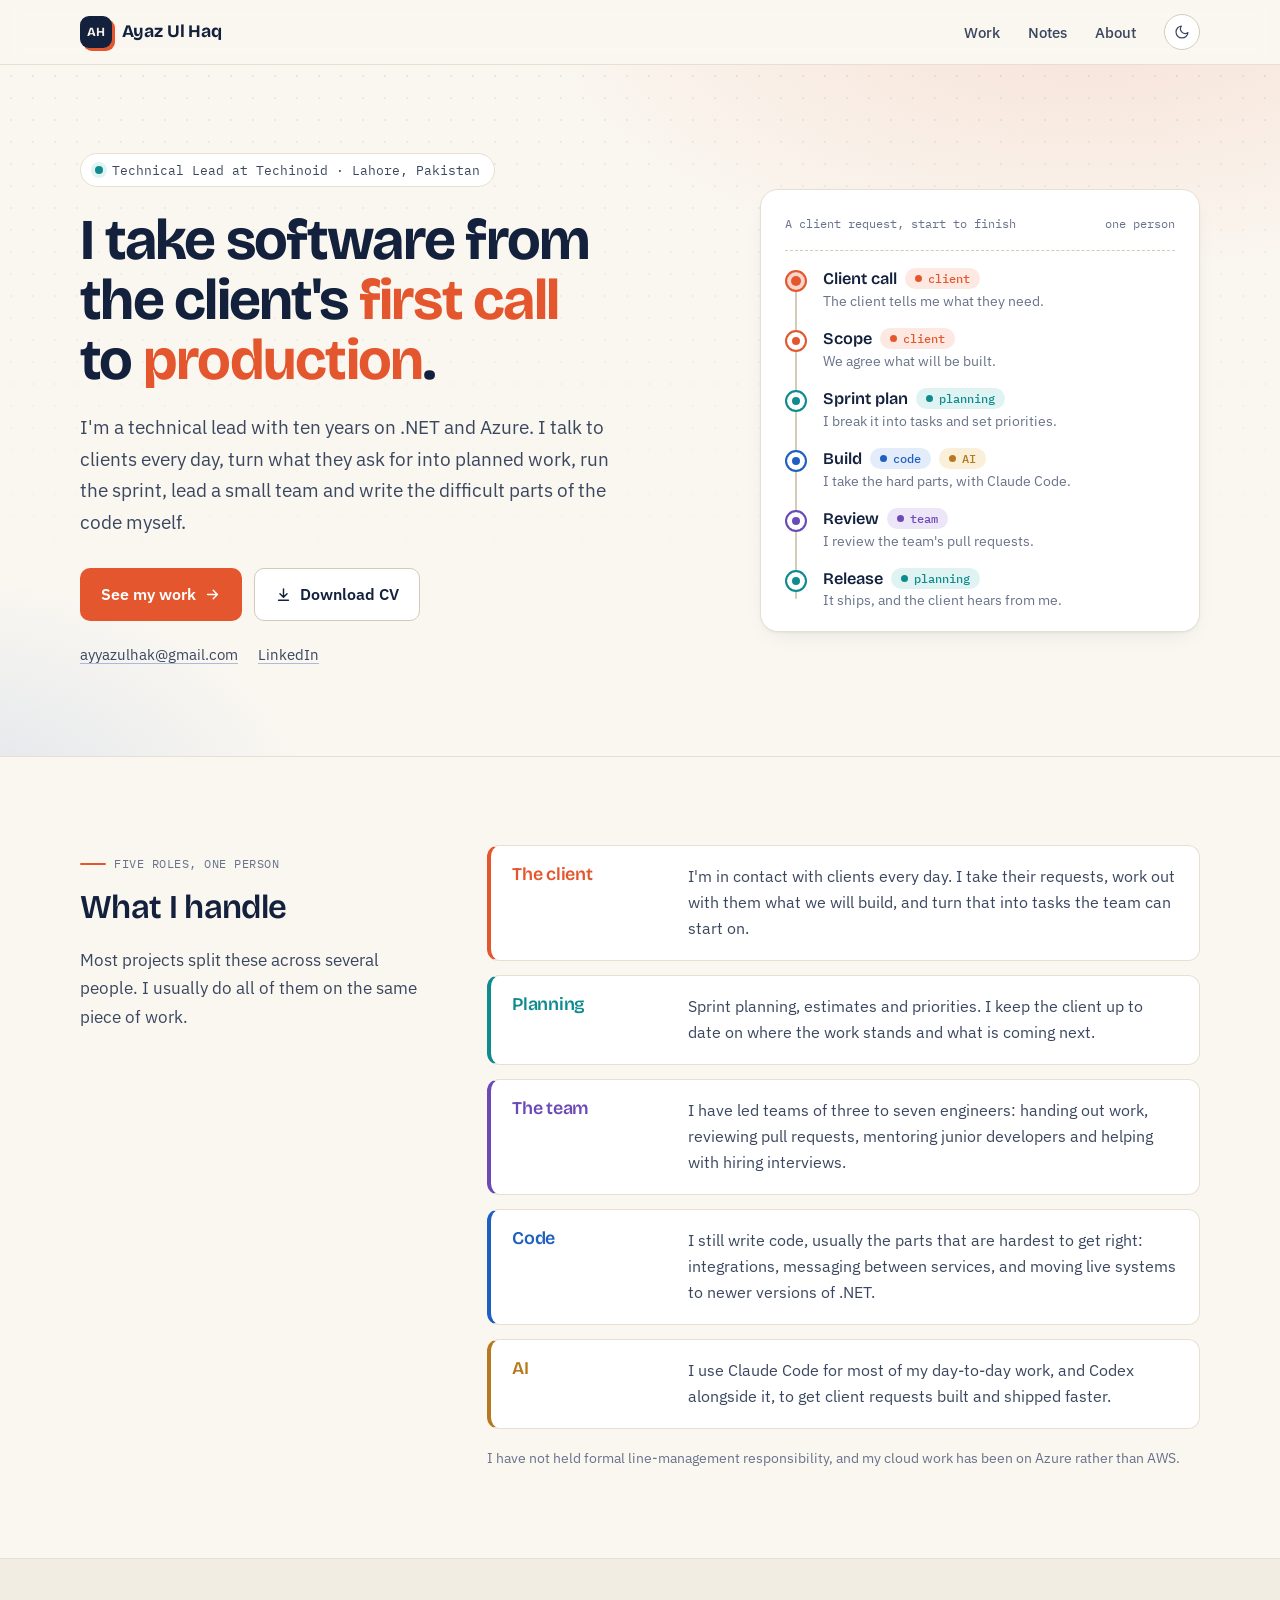
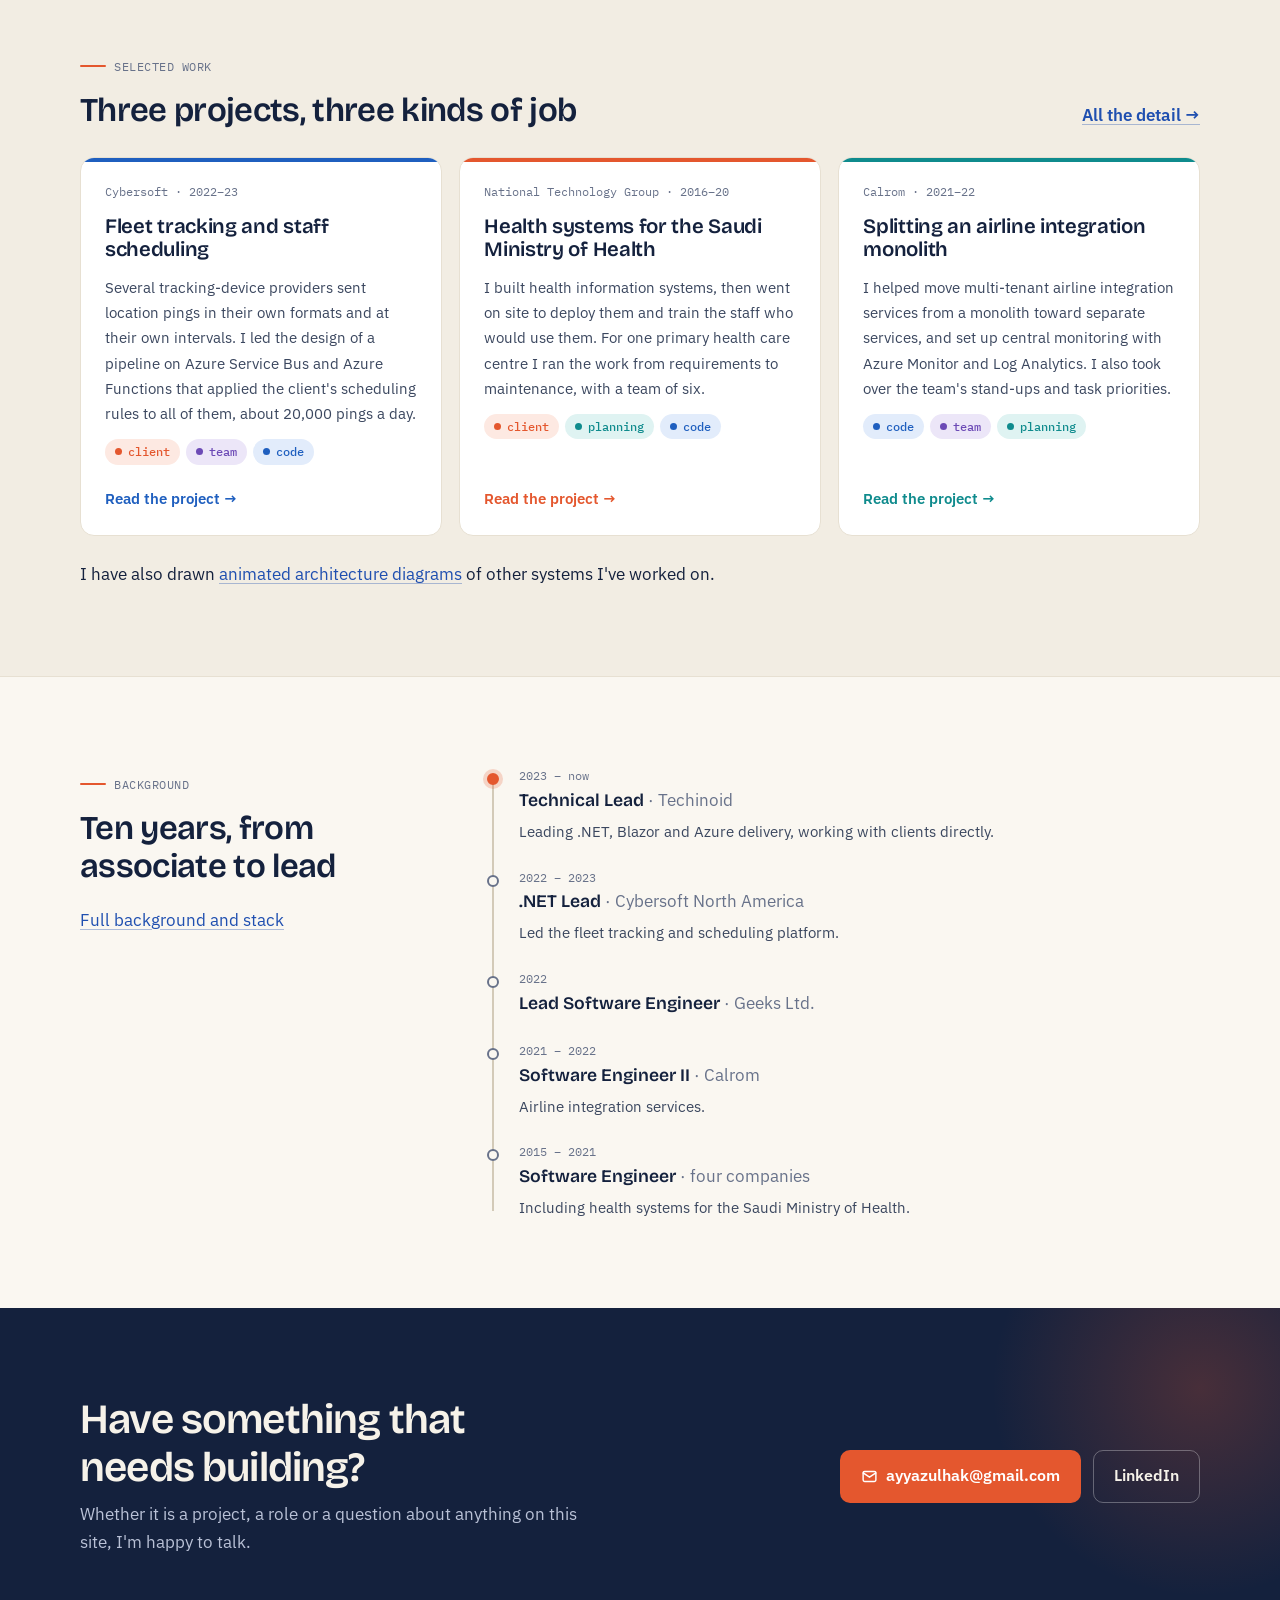
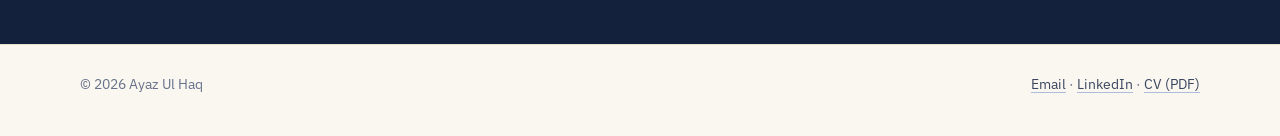
<file: index.html>
<!doctype html>
<html lang="en">
<head>
  <meta charset="utf-8">
  <meta name="viewport" content="width=device-width,initial-scale=1">
  <title>Ayaz Ul Haq, technical lead</title>
  <meta name="description" content="Ayaz Ul Haq is a technical lead who takes software from the client's first call to production: scoping, sprint planning, leading a small team and writing code. Ten years on .NET and Azure.">
  <meta name="robots" content="index,follow,max-snippet:-1">
  <link rel="canonical" href="https://ayazulhaq.com/">
  <meta property="og:type" content="website">
  <meta property="og:title" content="Ayaz Ul Haq, technical lead">
  <meta property="og:description" content="I take software from the client's first call to production. Ten years on .NET and Azure.">
  <meta property="og:url" content="https://ayazulhaq.com/">
  <meta property="og:image" content="https://ayazulhaq.com/og.png">
  <meta name="twitter:card" content="summary_large_image">
  <link rel="preconnect" href="https://fonts.googleapis.com">
  <link rel="preconnect" href="https://fonts.gstatic.com" crossorigin>
  <link rel="stylesheet" href="https://fonts.googleapis.com/css2?family=Bricolage+Grotesque:opsz,wght@12..96,500..700&family=IBM+Plex+Mono:wght@400;500&family=IBM+Plex+Sans:wght@400;500;600&display=swap">
  <link rel="icon" href="favicon.svg" type="image/svg+xml">
  <link rel="stylesheet" href="main.css?v=6">
  <script>try{var t=localStorage.getItem('theme');if(t==='dark'||t==='light')document.documentElement.setAttribute('data-theme',t)}catch(e){}</script>
  <script type="application/ld+json">{"@context":"https://schema.org","@type":"Person","@id":"https://ayazulhaq.com/#ayaz-ul-haq","name":"Ayaz Ul Haq","url":"https://ayazulhaq.com/","jobTitle":"Technical Lead","worksFor":{"@type":"Organization","name":"Techinoid LLC"},"address":{"@type":"PostalAddress","addressLocality":"Lahore","addressCountry":"PK"},"email":"mailto:ayyazulhak@gmail.com","sameAs":["https://www.linkedin.com/in/ayaz-ul-haq"]}</script>
</head>
<body>
<a class="skip" href="#main">Skip to content</a>

<header class="nav">
  <div class="wrap nav-in">
    <a class="brand" href="index.html" aria-current="page">Ayaz Ul Haq</a>
    <nav aria-label="Primary">
      <ul class="nav-links">
        <li><a href="projects.html">Work</a></li>
        <li><a href="notes.html">Notes</a></li>
        <li><a href="about.html">About</a></li>
        <li><button class="theme-toggle" type="button" data-theme-toggle aria-label="Switch colour theme"><svg class="moon" viewBox="0 0 24 24" fill="none" stroke="currentColor" stroke-width="1.8" stroke-linecap="round" stroke-linejoin="round" aria-hidden="true"><path d="M21 12.8A9 9 0 1 1 11.2 3a7 7 0 0 0 9.8 9.8z"/></svg><svg class="sun" viewBox="0 0 24 24" fill="none" stroke="currentColor" stroke-width="1.8" stroke-linecap="round" stroke-linejoin="round" aria-hidden="true"><circle cx="12" cy="12" r="4"/><path d="M12 2v2M12 20v2M4.9 4.9l1.4 1.4M17.7 17.7l1.4 1.4M2 12h2M20 12h2M4.9 19.1l1.4-1.4M17.7 6.3l1.4-1.4"/></svg></button></li>
      </ul>
    </nav>
  </div>
</header>

<main id="main">

<section class="hero">
  <div class="wrap hero-in">
    <div>
      <p class="meta"><i></i>Technical Lead at Techinoid · Lahore, Pakistan</p>
      <h1>I take software from the client's <span class="hl">first call</span> to <span class="hl">production</span>.</h1>
      <p class="lede">I'm a technical lead with ten years on .NET and Azure. I talk to clients every day, turn what they ask for into planned work, run the sprint, lead a small team and write the difficult parts of the code myself.</p>
      <div class="hero-actions">
        <a class="cta" href="projects.html">See my work<svg viewBox="0 0 24 24" aria-hidden="true"><path d="M5 12h14M13 6l6 6-6 6"/></svg></a>
        <a class="cta ghost" href="Ayaz_Ul_Haq_CV.pdf"><svg viewBox="0 0 24 24" aria-hidden="true"><path d="M12 4v11M7 11l5 5 5-5M5 20h14"/></svg>Download CV</a>
      </div>
      <p class="hero-links"><a href="mailto:ayyazulhak@gmail.com">ayyazulhak@gmail.com</a><a href="https://www.linkedin.com/in/ayaz-ul-haq" rel="me">LinkedIn</a></p>
    </div>

    <aside class="path-card" aria-label="How a client request moves through my hands">
      <div class="lbl"><span>A client request, start to finish</span><span>one person</span></div>
      <ol class="path">
        <li class="client"><b>Client call <span class="role client">client</span></b><span class="d">The client tells me what they need.</span></li>
        <li class="client"><b>Scope <span class="role client">client</span></b><span class="d">We agree what will be built.</span></li>
        <li class="plan"><b>Sprint plan <span class="role plan">planning</span></b><span class="d">I break it into tasks and set priorities.</span></li>
        <li class="dev"><b>Build <span class="role dev">code</span> <span class="role ai">AI</span></b><span class="d">I take the hard parts, with Claude Code.</span></li>
        <li class="team"><b>Review <span class="role team">team</span></b><span class="d">I review the team's pull requests.</span></li>
        <li class="plan"><b>Release <span class="role plan">planning</span></b><span class="d">It ships, and the client hears from me.</span></li>
      </ol>
    </aside>
  </div>
</section>

<section class="section">
  <div class="wrap split">
    <header>
      <span class="kicker">Five roles, one person</span>
      <h2>What I handle</h2>
      <p>Most projects split these across several people. I usually do all of them on the same piece of work.</p>
    </header>
    <div>
      <div class="handle">
        <div class="client"><h3>The client</h3><p>I'm in contact with clients every day. I take their requests, work out with them what we will build, and turn that into tasks the team can start on.</p></div>
        <div class="plan"><h3>Planning</h3><p>Sprint planning, estimates and priorities. I keep the client up to date on where the work stands and what is coming next.</p></div>
        <div class="team"><h3>The team</h3><p>I have led teams of three to seven engineers: handing out work, reviewing pull requests, mentoring junior developers and helping with hiring interviews.</p></div>
        <div class="dev"><h3>Code</h3><p>I still write code, usually the parts that are hardest to get right: integrations, messaging between services, and moving live systems to newer versions of .NET.</p></div>
        <div class="ai"><h3>AI</h3><p>I use Claude Code for most of my day-to-day work, and Codex alongside it, to get client requests built and shipped faster.</p></div>
      </div>
      <p class="small muted" style="margin-top:1.1rem">I have not held formal line-management responsibility, and my cloud work has been on Azure rather than AWS.</p>
    </div>
  </div>
</section>

<section class="section tinted">
  <div class="wrap">
    <div class="section-head">
      <div><span class="kicker">Selected work</span><h2>Three projects, three kinds of job</h2></div>
      <a href="projects.html" style="font-weight:600">All the detail →</a>
    </div>
    <div class="cards">
      <article class="card c1">
        <span class="where">Cybersoft · 2022–23</span>
        <h3><a href="projects.html#telemetry">Fleet tracking and staff scheduling</a></h3>
        <p>Several tracking-device providers sent location pings in their own formats and at their own intervals. I led the design of a pipeline on Azure Service Bus and Azure Functions that applied the client's scheduling rules to all of them, about 20,000 pings a day.</p>
        <div class="roles"><span class="role client">client</span><span class="role team">team</span><span class="role dev">code</span></div>
        <span class="more">Read the project →</span>
      </article>
      <article class="card c2">
        <span class="where">National Technology Group · 2016–20</span>
        <h3><a href="projects.html#health">Health systems for the Saudi Ministry of Health</a></h3>
        <p>I built health information systems, then went on site to deploy them and train the staff who would use them. For one primary health care centre I ran the work from requirements to maintenance, with a team of six.</p>
        <div class="roles"><span class="role client">client</span><span class="role plan">planning</span><span class="role dev">code</span></div>
        <span class="more">Read the project →</span>
      </article>
      <article class="card c3">
        <span class="where">Calrom · 2021–22</span>
        <h3><a href="projects.html#airline">Splitting an airline integration monolith</a></h3>
        <p>I helped move multi-tenant airline integration services from a monolith toward separate services, and set up central monitoring with Azure Monitor and Log Analytics. I also took over the team's stand-ups and task priorities.</p>
        <div class="roles"><span class="role dev">code</span><span class="role team">team</span><span class="role plan">planning</span></div>
        <span class="more">Read the project →</span>
      </article>
    </div>
    <p style="margin-top:1.5rem">I have also drawn <a href="architecture.html">animated architecture diagrams</a> of other systems I've worked on.</p>
  </div>
</section>

<section class="section">
  <div class="wrap split">
    <header>
      <span class="kicker">Background</span>
      <h2>Ten years, from associate to lead</h2>
      <p><a href="about.html">Full background and stack</a></p>
    </header>
    <ol class="timeline">
      <li class="now"><span class="when">2023 – now</span><b>Technical Lead</b> <span class="org">· Techinoid</span><p>Leading .NET, Blazor and Azure delivery, working with clients directly.</p></li>
      <li><span class="when">2022 – 2023</span><b>.NET Lead</b> <span class="org">· Cybersoft North America</span><p>Led the fleet tracking and scheduling platform.</p></li>
      <li><span class="when">2022</span><b>Lead Software Engineer</b> <span class="org">· Geeks Ltd.</span></li>
      <li><span class="when">2021 – 2022</span><b>Software Engineer II</b> <span class="org">· Calrom</span><p>Airline integration services.</p></li>
      <li><span class="when">2015 – 2021</span><b>Software Engineer</b> <span class="org">· four companies</span><p>Including health systems for the Saudi Ministry of Health.</p></li>
    </ol>
  </div>
</section>

<section class="section band">
  <div class="wrap">
    <div>
      <h2>Have something that needs building?</h2>
      <p>Whether it is a project, a role or a question about anything on this site, I'm happy to talk.</p>
    </div>
    <div class="hero-actions" style="margin:0">
      <a class="cta" href="mailto:ayyazulhak@gmail.com"><svg viewBox="0 0 24 24" aria-hidden="true"><rect x="3" y="5" width="18" height="14" rx="2"/><path d="m3 7 9 6 9-6"/></svg>ayyazulhak@gmail.com</a>
      <a class="cta ghost" href="https://www.linkedin.com/in/ayaz-ul-haq" rel="me">LinkedIn</a>
    </div>
  </div>
</section>

</main>

<footer class="footer">
  <div class="wrap footer-in">
    <span>&copy; <span data-year>2026</span> Ayaz Ul Haq</span>
    <span><a href="mailto:ayyazulhak@gmail.com">Email</a> &middot; <a href="https://www.linkedin.com/in/ayaz-ul-haq">LinkedIn</a> &middot; <a href="Ayaz_Ul_Haq_CV.pdf">CV (PDF)</a></span>
  </div>
</footer>

<script src="main.js?v=6" defer></script>
</body>
</html>
</file>
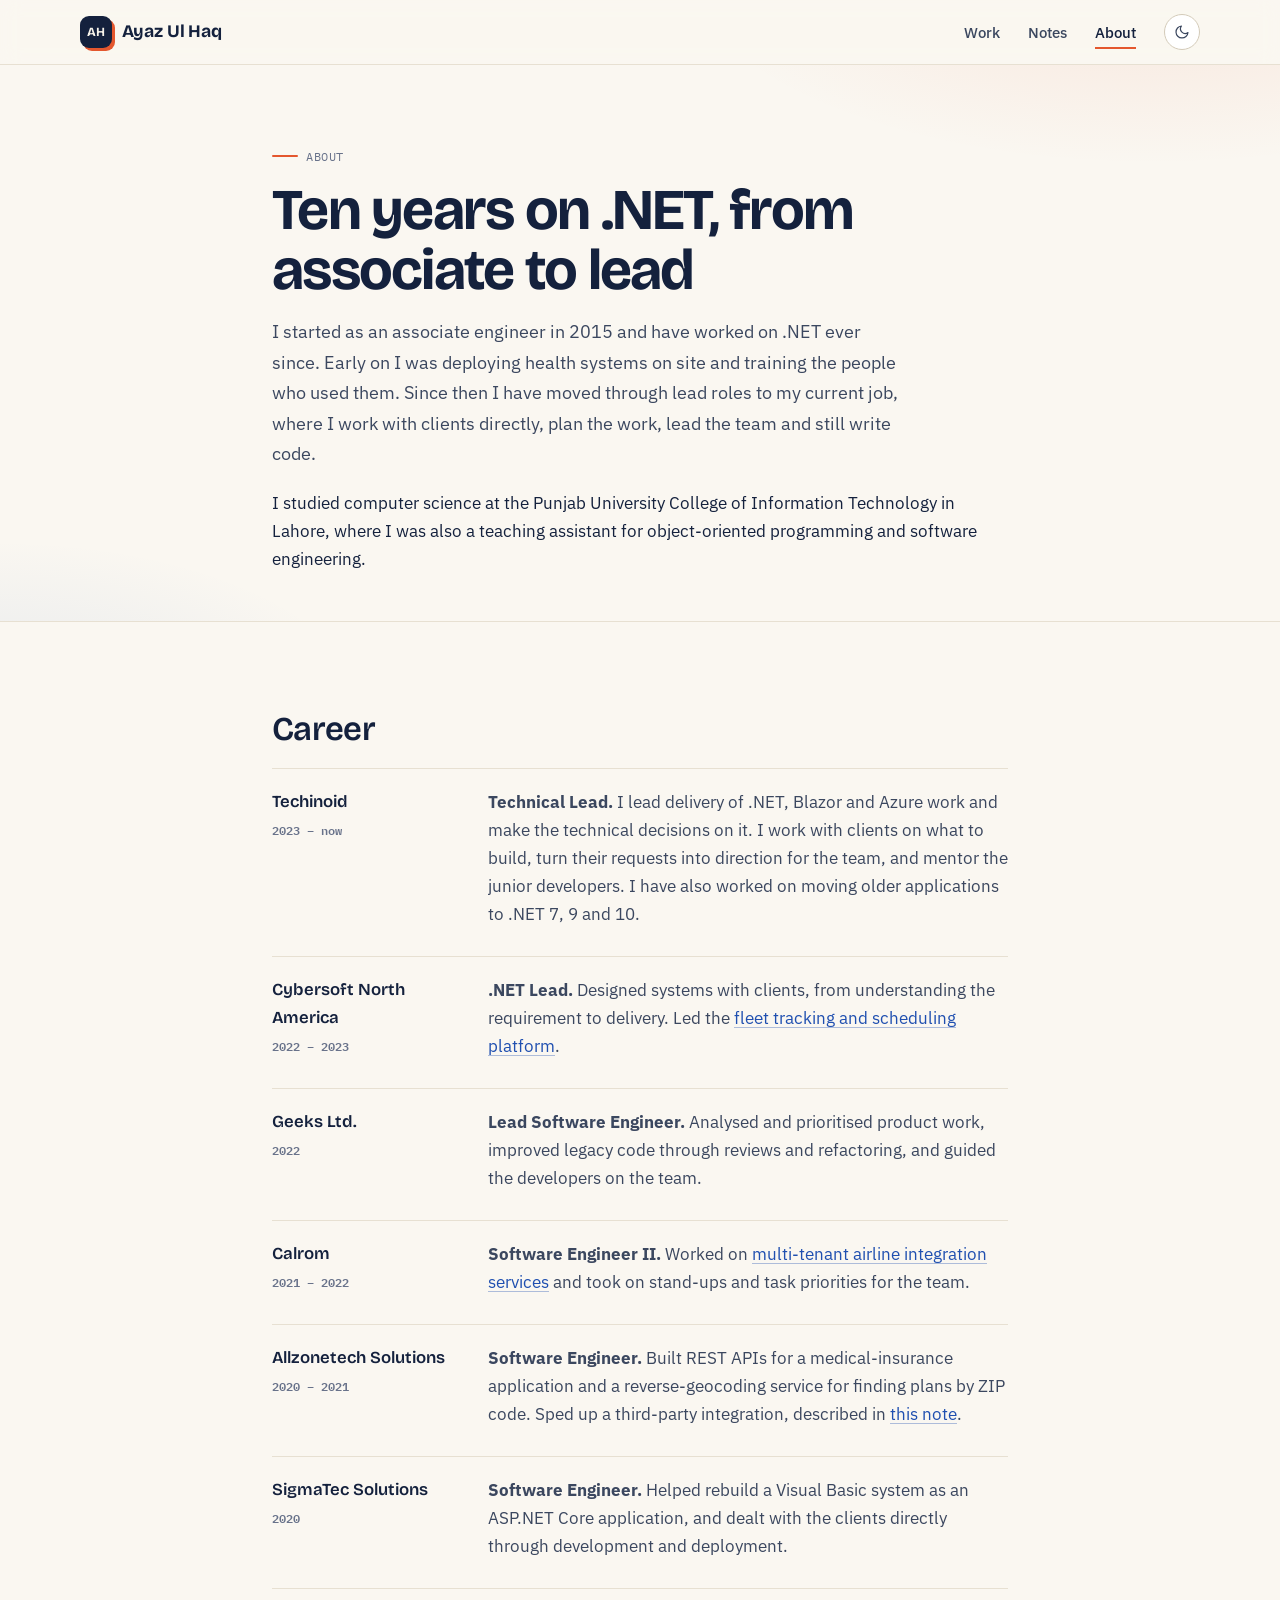
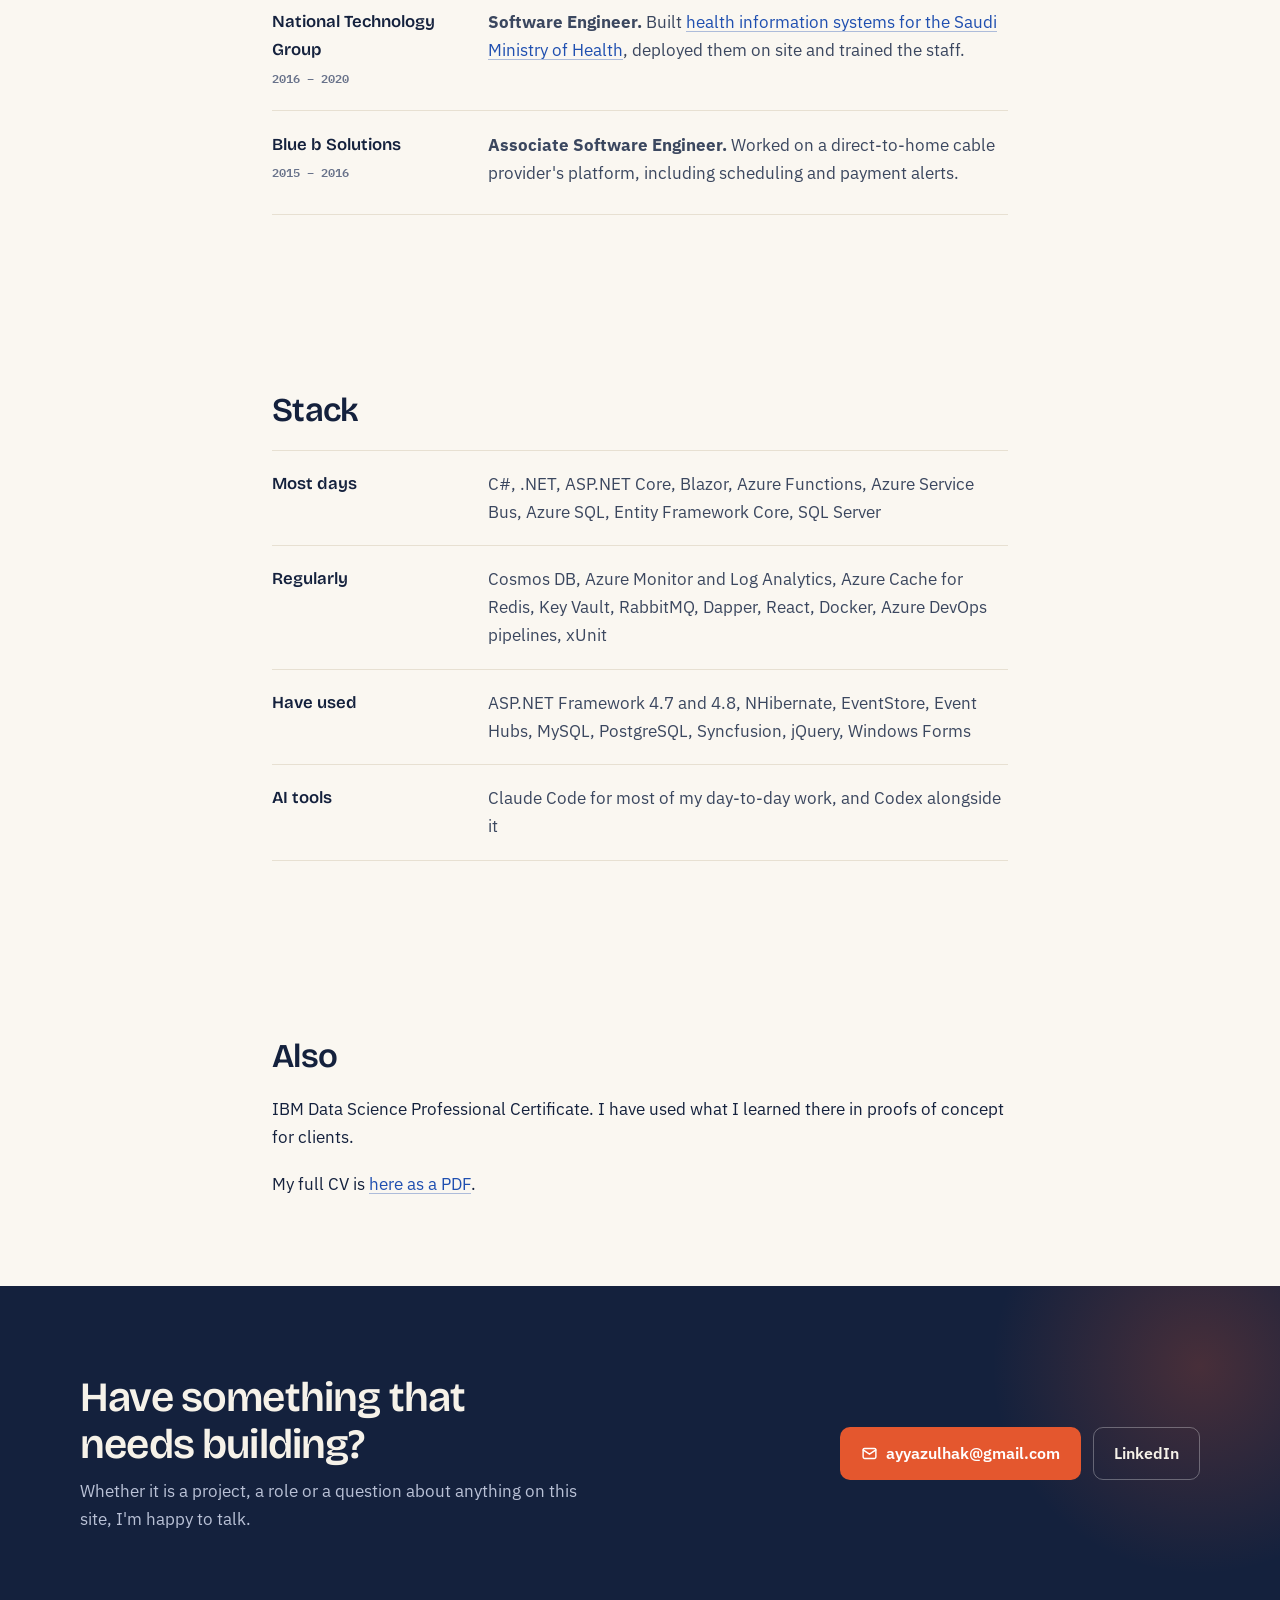
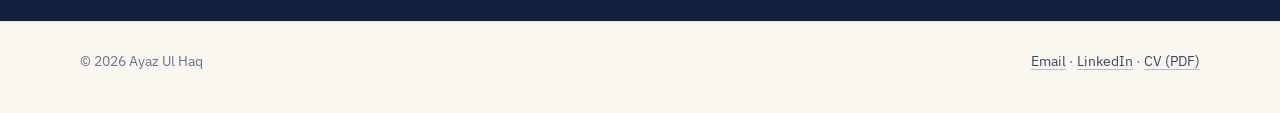
<file: about.html>
<!doctype html>
<html lang="en">
<head>
  <meta charset="utf-8">
  <meta name="viewport" content="width=device-width,initial-scale=1">
  <title>About | Ayaz Ul Haq</title>
  <meta name="description" content="Background, career history and stack of Ayaz Ul Haq, technical lead at Techinoid in Lahore, Pakistan.">
  <link rel="canonical" href="https://ayazulhaq.com/about.html">
  <meta property="og:title" content="About | Ayaz Ul Haq">
  <meta property="og:description" content="Career history and stack: ten years on .NET and Azure, from associate engineer to technical lead.">
  <meta property="og:image" content="https://ayazulhaq.com/og.png">
  <link rel="preconnect" href="https://fonts.googleapis.com">
  <link rel="preconnect" href="https://fonts.gstatic.com" crossorigin>
  <link rel="stylesheet" href="https://fonts.googleapis.com/css2?family=Bricolage+Grotesque:opsz,wght@12..96,500..700&family=IBM+Plex+Mono:wght@400;500&family=IBM+Plex+Sans:wght@400;500;600&display=swap">
  <link rel="icon" href="favicon.svg" type="image/svg+xml">
  <link rel="stylesheet" href="main.css?v=6">
  <script>try{var t=localStorage.getItem('theme');if(t==='dark'||t==='light')document.documentElement.setAttribute('data-theme',t)}catch(e){}</script>
</head>
<body>
<a class="skip" href="#main">Skip to content</a>

<header class="nav">
  <div class="wrap nav-in">
    <a class="brand" href="index.html">Ayaz Ul Haq</a>
    <nav aria-label="Primary">
      <ul class="nav-links">
        <li><a href="projects.html">Work</a></li>
        <li><a href="notes.html">Notes</a></li>
        <li><a href="about.html" aria-current="page">About</a></li>
        <li><button class="theme-toggle" type="button" data-theme-toggle aria-label="Switch colour theme"><svg class="moon" viewBox="0 0 24 24" fill="none" stroke="currentColor" stroke-width="1.8" stroke-linecap="round" stroke-linejoin="round" aria-hidden="true"><path d="M21 12.8A9 9 0 1 1 11.2 3a7 7 0 0 0 9.8 9.8z"/></svg><svg class="sun" viewBox="0 0 24 24" fill="none" stroke="currentColor" stroke-width="1.8" stroke-linecap="round" stroke-linejoin="round" aria-hidden="true"><circle cx="12" cy="12" r="4"/><path d="M12 2v2M12 20v2M4.9 4.9l1.4 1.4M17.7 17.7l1.4 1.4M2 12h2M20 12h2M4.9 19.1l1.4-1.4M17.7 6.3l1.4-1.4"/></svg></button></li>
      </ul>
    </nav>
  </div>
</header>

<main id="main">

<section class="page-head">
  <div class="col">
    <span class="kicker">About</span>
    <h1>Ten years on .NET, from associate to lead</h1>
    <p class="lede">I started as an associate engineer in 2015 and have worked on .NET ever since. Early on I was deploying health systems on site and training the people who used them. Since then I have moved through lead roles to my current job, where I work with clients directly, plan the work, lead the team and still write code.</p>
    <p>I studied computer science at the Punjab University College of Information Technology in Lahore, where I was also a teaching assistant for object-oriented programming and software engineering.</p>
  </div>
</section>

<section class="section">
  <div class="col">
    <h2>Career</h2>
    <dl class="rows">
      <div><dt>Techinoid<br><span class="lbl">2023 – now</span></dt><dd><p><b>Technical Lead.</b> I lead delivery of .NET, Blazor and Azure work and make the technical decisions on it. I work with clients on what to build, turn their requests into direction for the team, and mentor the junior developers. I have also worked on moving older applications to .NET 7, 9 and 10.</p></dd></div>
      <div><dt>Cybersoft North America<br><span class="lbl">2022 – 2023</span></dt><dd><p><b>.NET Lead.</b> Designed systems with clients, from understanding the requirement to delivery. Led the <a href="projects.html#telemetry">fleet tracking and scheduling platform</a>.</p></dd></div>
      <div><dt>Geeks Ltd.<br><span class="lbl">2022</span></dt><dd><p><b>Lead Software Engineer.</b> Analysed and prioritised product work, improved legacy code through reviews and refactoring, and guided the developers on the team.</p></dd></div>
      <div><dt>Calrom<br><span class="lbl">2021 – 2022</span></dt><dd><p><b>Software Engineer II.</b> Worked on <a href="projects.html#airline">multi-tenant airline integration services</a> and took on stand-ups and task priorities for the team.</p></dd></div>
      <div><dt>Allzonetech Solutions<br><span class="lbl">2020 – 2021</span></dt><dd><p><b>Software Engineer.</b> Built REST APIs for a medical-insurance application and a reverse-geocoding service for finding plans by ZIP code. Sped up a third-party integration, described in <a href="notes.html#xml-hot-paths">this note</a>.</p></dd></div>
      <div><dt>SigmaTec Solutions<br><span class="lbl">2020</span></dt><dd><p><b>Software Engineer.</b> Helped rebuild a Visual Basic system as an ASP.NET Core application, and dealt with the clients directly through development and deployment.</p></dd></div>
      <div><dt>National Technology Group<br><span class="lbl">2016 – 2020</span></dt><dd><p><b>Software Engineer.</b> Built <a href="projects.html#health">health information systems for the Saudi Ministry of Health</a>, deployed them on site and trained the staff.</p></dd></div>
      <div><dt>Blue b Solutions<br><span class="lbl">2015 – 2016</span></dt><dd><p><b>Associate Software Engineer.</b> Worked on a direct-to-home cable provider's platform, including scheduling and payment alerts.</p></dd></div>
    </dl>
  </div>
</section>

<section class="section">
  <div class="col">
    <h2>Stack</h2>
    <dl class="rows">
      <div><dt>Most days</dt><dd>C#, .NET, ASP.NET Core, Blazor, Azure Functions, Azure Service Bus, Azure SQL, Entity Framework Core, SQL Server</dd></div>
      <div><dt>Regularly</dt><dd>Cosmos DB, Azure Monitor and Log Analytics, Azure Cache for Redis, Key Vault, RabbitMQ, Dapper, React, Docker, Azure DevOps pipelines, xUnit</dd></div>
      <div><dt>Have used</dt><dd>ASP.NET Framework 4.7 and 4.8, NHibernate, EventStore, Event Hubs, MySQL, PostgreSQL, Syncfusion, jQuery, Windows Forms</dd></div>
      <div><dt>AI tools</dt><dd>Claude Code for most of my day-to-day work, and Codex alongside it</dd></div>
    </dl>
  </div>
</section>

<section class="section">
  <div class="col">
    <h2>Also</h2>
    <p>IBM Data Science Professional Certificate. I have used what I learned there in proofs of concept for clients.</p>
    <p>My full CV is <a href="Ayaz_Ul_Haq_CV.pdf">here as a PDF</a>.</p>
  </div>
</section>

<section class="section band">
  <div class="wrap">
    <div>
      <h2>Have something that needs building?</h2>
      <p>Whether it is a project, a role or a question about anything on this site, I'm happy to talk.</p>
    </div>
    <div class="hero-actions" style="margin:0">
      <a class="cta" href="mailto:ayyazulhak@gmail.com"><svg viewBox="0 0 24 24" aria-hidden="true"><rect x="3" y="5" width="18" height="14" rx="2"/><path d="m3 7 9 6 9-6"/></svg>ayyazulhak@gmail.com</a>
      <a class="cta ghost" href="https://www.linkedin.com/in/ayaz-ul-haq" rel="me">LinkedIn</a>
    </div>
  </div>
</section>

</main>

<footer class="footer">
  <div class="wrap footer-in">
    <span>&copy; <span data-year>2026</span> Ayaz Ul Haq</span>
    <span><a href="mailto:ayyazulhak@gmail.com">Email</a> &middot; <a href="https://www.linkedin.com/in/ayaz-ul-haq">LinkedIn</a> &middot; <a href="Ayaz_Ul_Haq_CV.pdf">CV (PDF)</a></span>
  </div>
</footer>

<script src="main.js?v=6" defer></script>
</body>
</html>
</file>
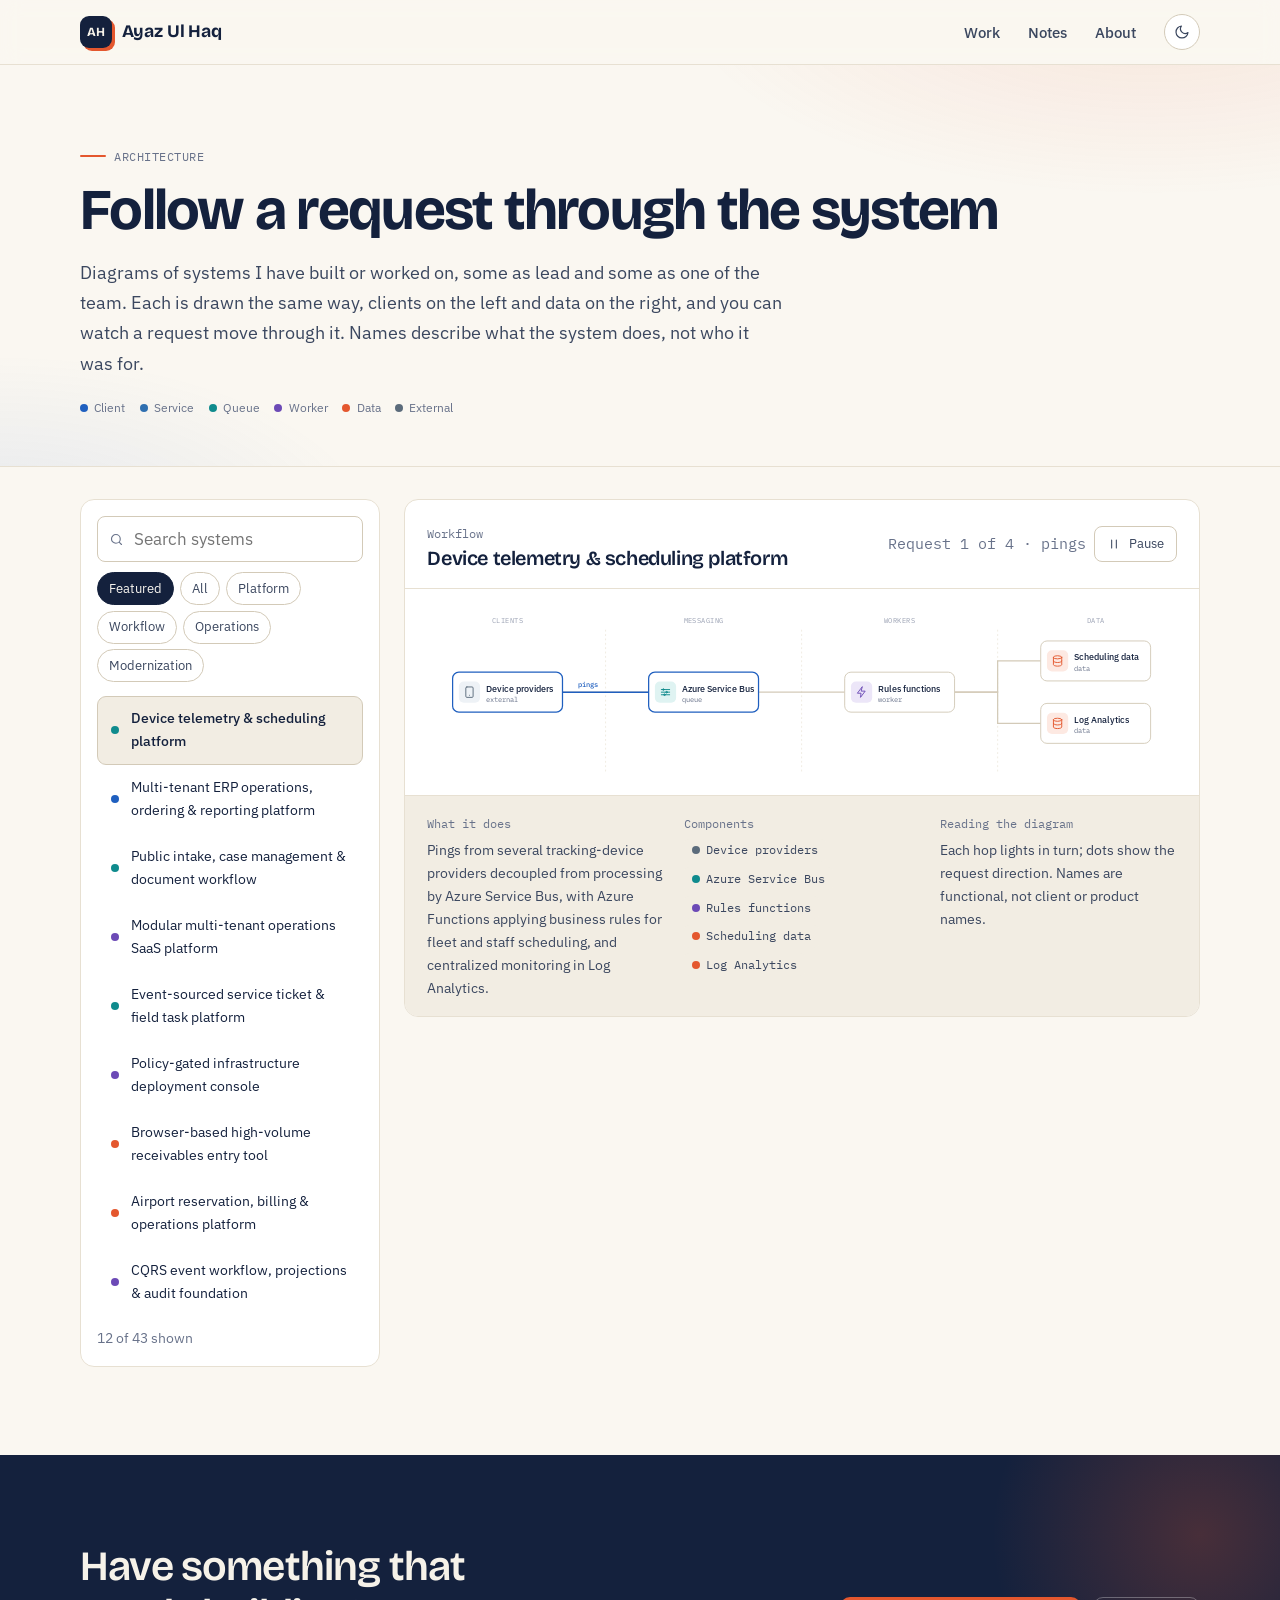
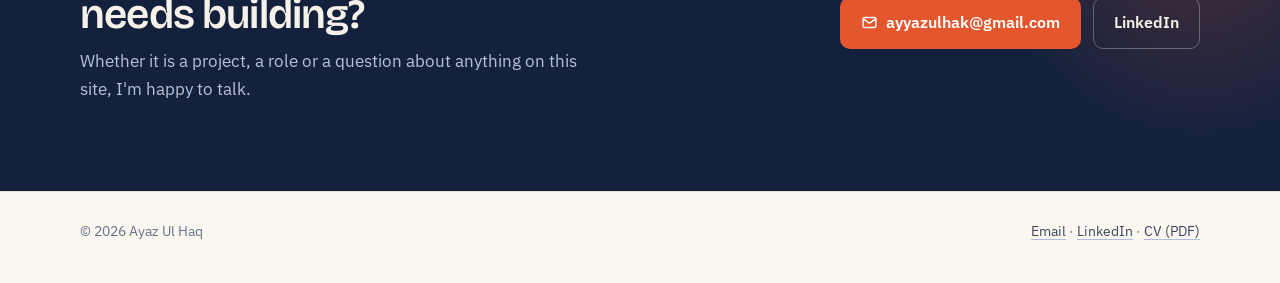
<file: architecture.html>
<!doctype html>
<html lang="en">
<head>
  <meta charset="utf-8">
  <meta name="viewport" content="width=device-width,initial-scale=1">
  <title>Architecture | Ayaz Ul Haq</title>
  <meta name="description" content="Architecture diagrams of systems Ayaz Ul Haq has built or worked on, drawn from clients to data with an animated request flow.">
  <link rel="canonical" href="https://ayazulhaq.com/architecture.html">
  <meta property="og:title" content="Architecture | Ayaz Ul Haq">
  <meta property="og:description" content="Architecture diagrams with an animated request flow.">
  <link rel="preconnect" href="https://fonts.googleapis.com">
  <link rel="preconnect" href="https://fonts.gstatic.com" crossorigin>
  <link rel="stylesheet" href="https://fonts.googleapis.com/css2?family=Bricolage+Grotesque:opsz,wght@12..96,500..700&family=IBM+Plex+Mono:wght@400;500&family=IBM+Plex+Sans:wght@400;500;600&display=swap">
  <link rel="icon" href="favicon.svg" type="image/svg+xml">
  <link rel="stylesheet" href="main.css?v=6">
  <link rel="stylesheet" href="architecture.css?v=6">
  <script>try{var t=localStorage.getItem('theme');if(t==='dark'||t==='light')document.documentElement.setAttribute('data-theme',t)}catch(e){}</script>
</head>
<body>
<a class="skip" href="#main">Skip to content</a>

<header class="nav">
  <div class="wrap nav-in">
    <a class="brand" href="index.html">Ayaz Ul Haq</a>
    <nav aria-label="Primary">
      <ul class="nav-links">
        <li><a href="projects.html">Work</a></li>
        <li><a href="notes.html">Notes</a></li>
        <li><a href="about.html">About</a></li>
        <li><button class="theme-toggle" type="button" data-theme-toggle aria-label="Switch colour theme"><svg class="moon" viewBox="0 0 24 24" fill="none" stroke="currentColor" stroke-width="1.8" stroke-linecap="round" stroke-linejoin="round" aria-hidden="true"><path d="M21 12.8A9 9 0 1 1 11.2 3a7 7 0 0 0 9.8 9.8z"/></svg><svg class="sun" viewBox="0 0 24 24" fill="none" stroke="currentColor" stroke-width="1.8" stroke-linecap="round" stroke-linejoin="round" aria-hidden="true"><circle cx="12" cy="12" r="4"/><path d="M12 2v2M12 20v2M4.9 4.9l1.4 1.4M17.7 17.7l1.4 1.4M2 12h2M20 12h2M4.9 19.1l1.4-1.4M17.7 6.3l1.4-1.4"/></svg></button></li>
      </ul>
    </nav>
  </div>
</header>

<main id="main">

<section class="page-head">
  <div class="wrap">
    <span class="kicker">Architecture</span>
    <h1>Follow a request through the system</h1>
    <p class="lede" style="max-width:44rem">Diagrams of systems I have built or worked on, some as lead and some as one of the team. Each is drawn the same way, clients on the left and data on the right, and you can watch a request move through it. Names describe what the system does, not who it was for.</p>
    <div class="legend" style="margin-top:1rem"><span><i class="dot ui"></i>Client</span><span><i class="dot service"></i>Service</span><span><i class="dot queue"></i>Queue</span><span><i class="dot worker"></i>Worker</span><span><i class="dot data"></i>Data</span><span><i class="dot external"></i>External</span></div>
  </div>
</section>

<section class="section" style="padding-top:2rem">
  <div class="wrap arch-layout">
    <aside class="arch-picker" aria-label="Choose a system">
      <label class="search"><svg class="ico" aria-hidden="true" viewBox="0 0 24 24"><circle cx="11" cy="11" r="7"/><path d="m20 20-3.5-3.5"/></svg><input type="search" placeholder="Search systems" data-arch-search aria-label="Search systems"></label>
      <div style="display:flex;gap:.35rem;flex-wrap:wrap" data-arch-filters>
        <button class="filter" type="button" data-group="featured" aria-pressed="true">Featured</button>
        <button class="filter" type="button" data-group="all" aria-pressed="false">All</button>
        <button class="filter" type="button" data-group="platform" aria-pressed="false">Platform</button>
        <button class="filter" type="button" data-group="workflow" aria-pressed="false">Workflow</button>
        <button class="filter" type="button" data-group="operations" aria-pressed="false">Operations</button>
        <button class="filter" type="button" data-group="modernization" aria-pressed="false">Modernization</button>
      </div>
      <div class="arch-list" data-arch-list></div>
      <span class="small muted"><span data-arch-count></span> shown</span>
    </aside>

    <div class="arch-panel" data-arch-panel>
      <div class="arch-head">
        <div><span class="lbl" data-arch-meta>Loading</span><h2 data-arch-title>Architecture</h2></div>
        <div style="display:flex;gap:.5rem;align-items:center;flex-wrap:wrap"><span class="mono muted" data-arch-step></span><button class="btn secondary small" type="button" data-arch-pause aria-pressed="false"><svg class="ico" aria-hidden="true" viewBox="0 0 24 24"><path d="M8 5v14M16 5v14"/></svg><span>Pause</span></button></div>
      </div>
      <div class="arch-stage"><svg data-diagram-svg viewBox="0 0 1100 420" role="img" aria-label="Architecture diagram"></svg></div>
      <div class="arch-foot">
        <div><span class="lbl">What it does</span><p data-arch-summary></p></div>
        <div><span class="lbl">Components</span><p><span class="chips" data-arch-nodes></span></p></div>
        <div><span class="lbl">Reading the diagram</span><p>Each hop lights in turn; dots show the request direction. Names are functional, not client or product names.</p></div>
      </div>
    </div>
  </div>
</section>

<section class="section band">
  <div class="wrap">
    <div>
      <h2>Have something that needs building?</h2>
      <p>Whether it is a project, a role or a question about anything on this site, I'm happy to talk.</p>
    </div>
    <div class="hero-actions" style="margin:0">
      <a class="cta" href="mailto:ayyazulhak@gmail.com"><svg viewBox="0 0 24 24" aria-hidden="true"><rect x="3" y="5" width="18" height="14" rx="2"/><path d="m3 7 9 6 9-6"/></svg>ayyazulhak@gmail.com</a>
      <a class="cta ghost" href="https://www.linkedin.com/in/ayaz-ul-haq" rel="me">LinkedIn</a>
    </div>
  </div>
</section>

</main>

<footer class="footer">
  <div class="wrap footer-in">
    <span>&copy; <span data-year>2026</span> Ayaz Ul Haq</span>
    <span><a href="mailto:ayyazulhak@gmail.com">Email</a> &middot; <a href="https://www.linkedin.com/in/ayaz-ul-haq">LinkedIn</a> &middot; <a href="Ayaz_Ul_Haq_CV.pdf">CV (PDF)</a></span>
  </div>
</footer>

<script src="main.js?v=6" defer></script>
<script src="architecture.js?v=6" defer></script>
</body>
</html>
</file>
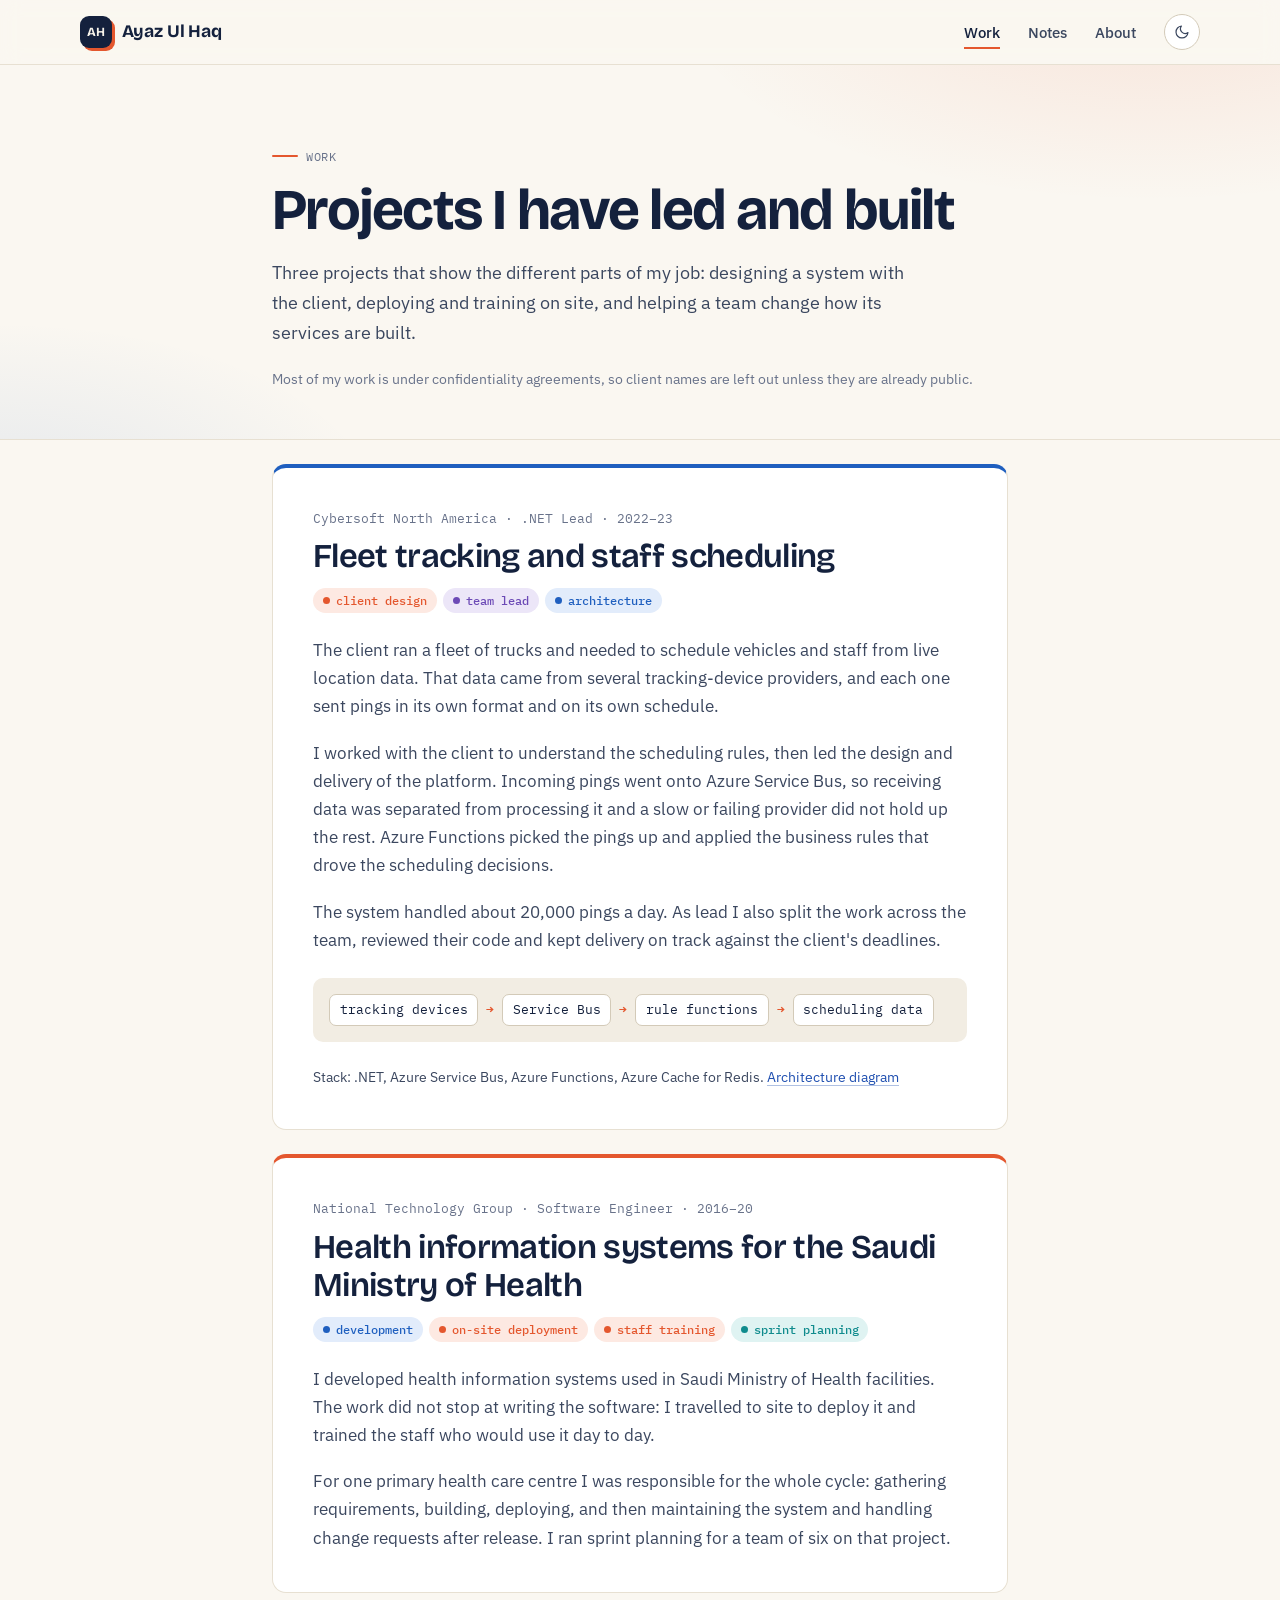
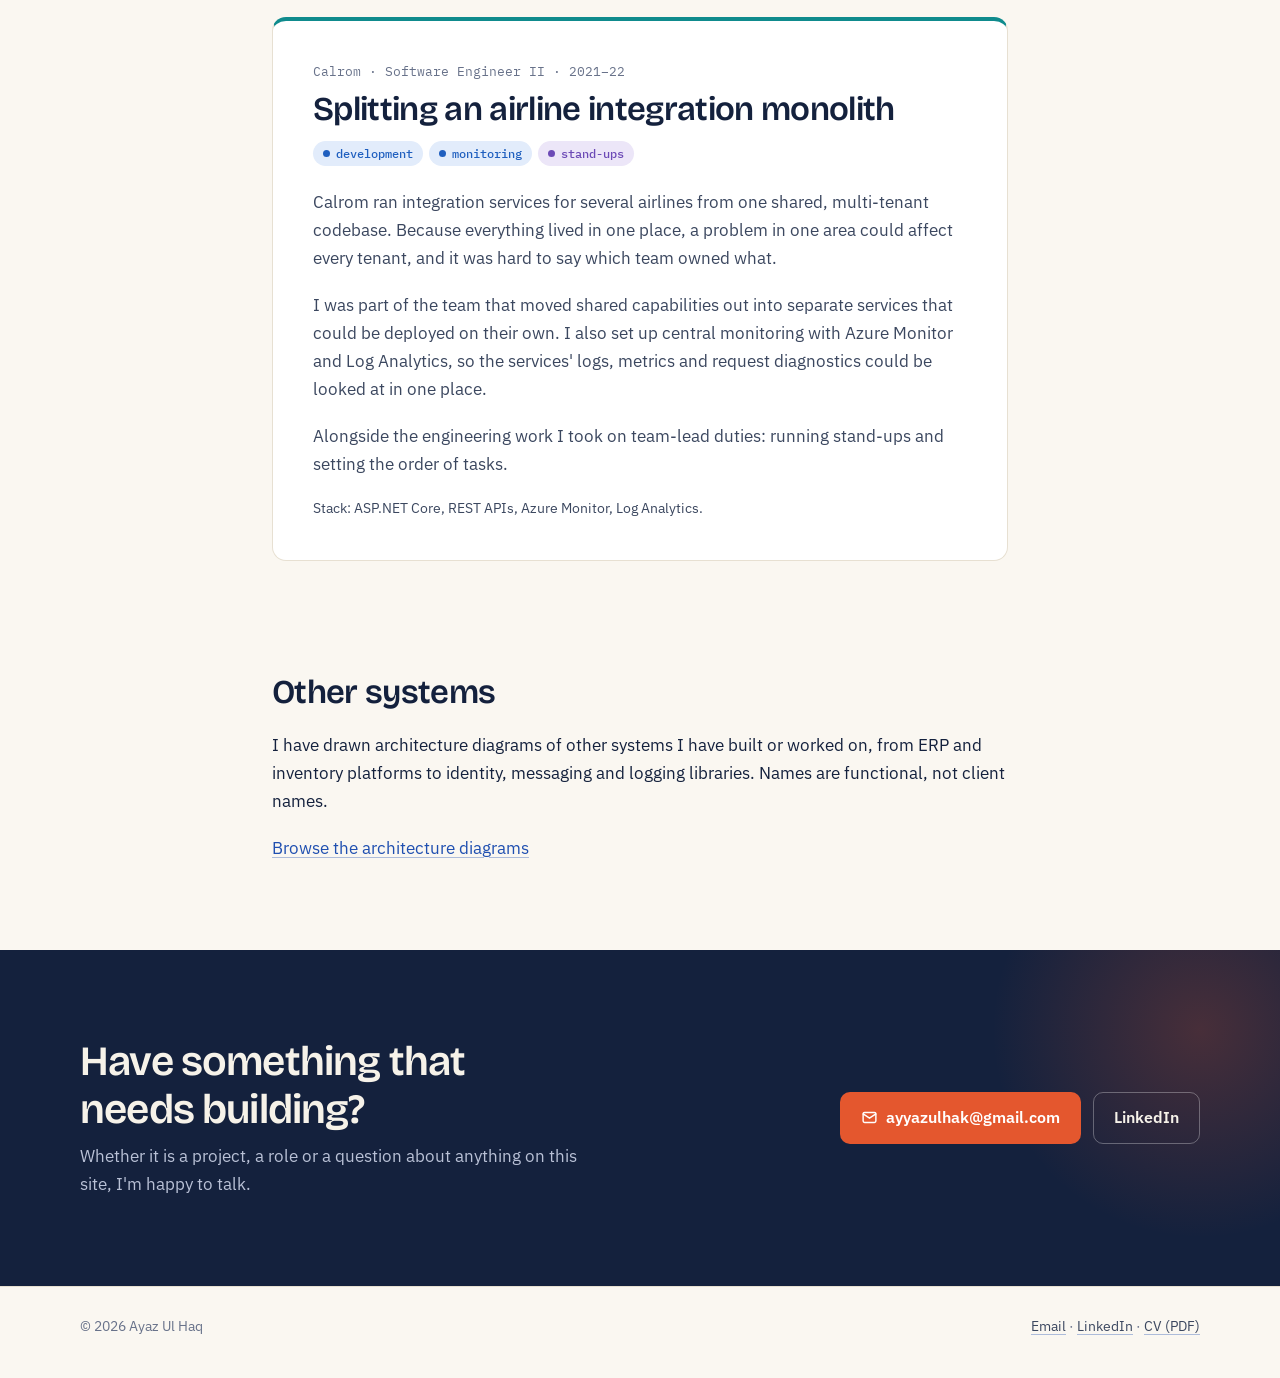
<file: case-studies.html>
<!doctype html>
<html lang="en"><head><meta charset="utf-8"><meta name="robots" content="noindex"><link rel="canonical" href="https://ayazulhaq.com/projects.html"><meta http-equiv="refresh" content="0; url=projects.html"><title>Moved | Ayaz Ul Haq</title></head>
<body style="font-family:system-ui;padding:2rem"><p>This page has moved to <a href="projects.html">Work</a>.</p><script>location.replace('projects.html')</script></body></html>
</file>
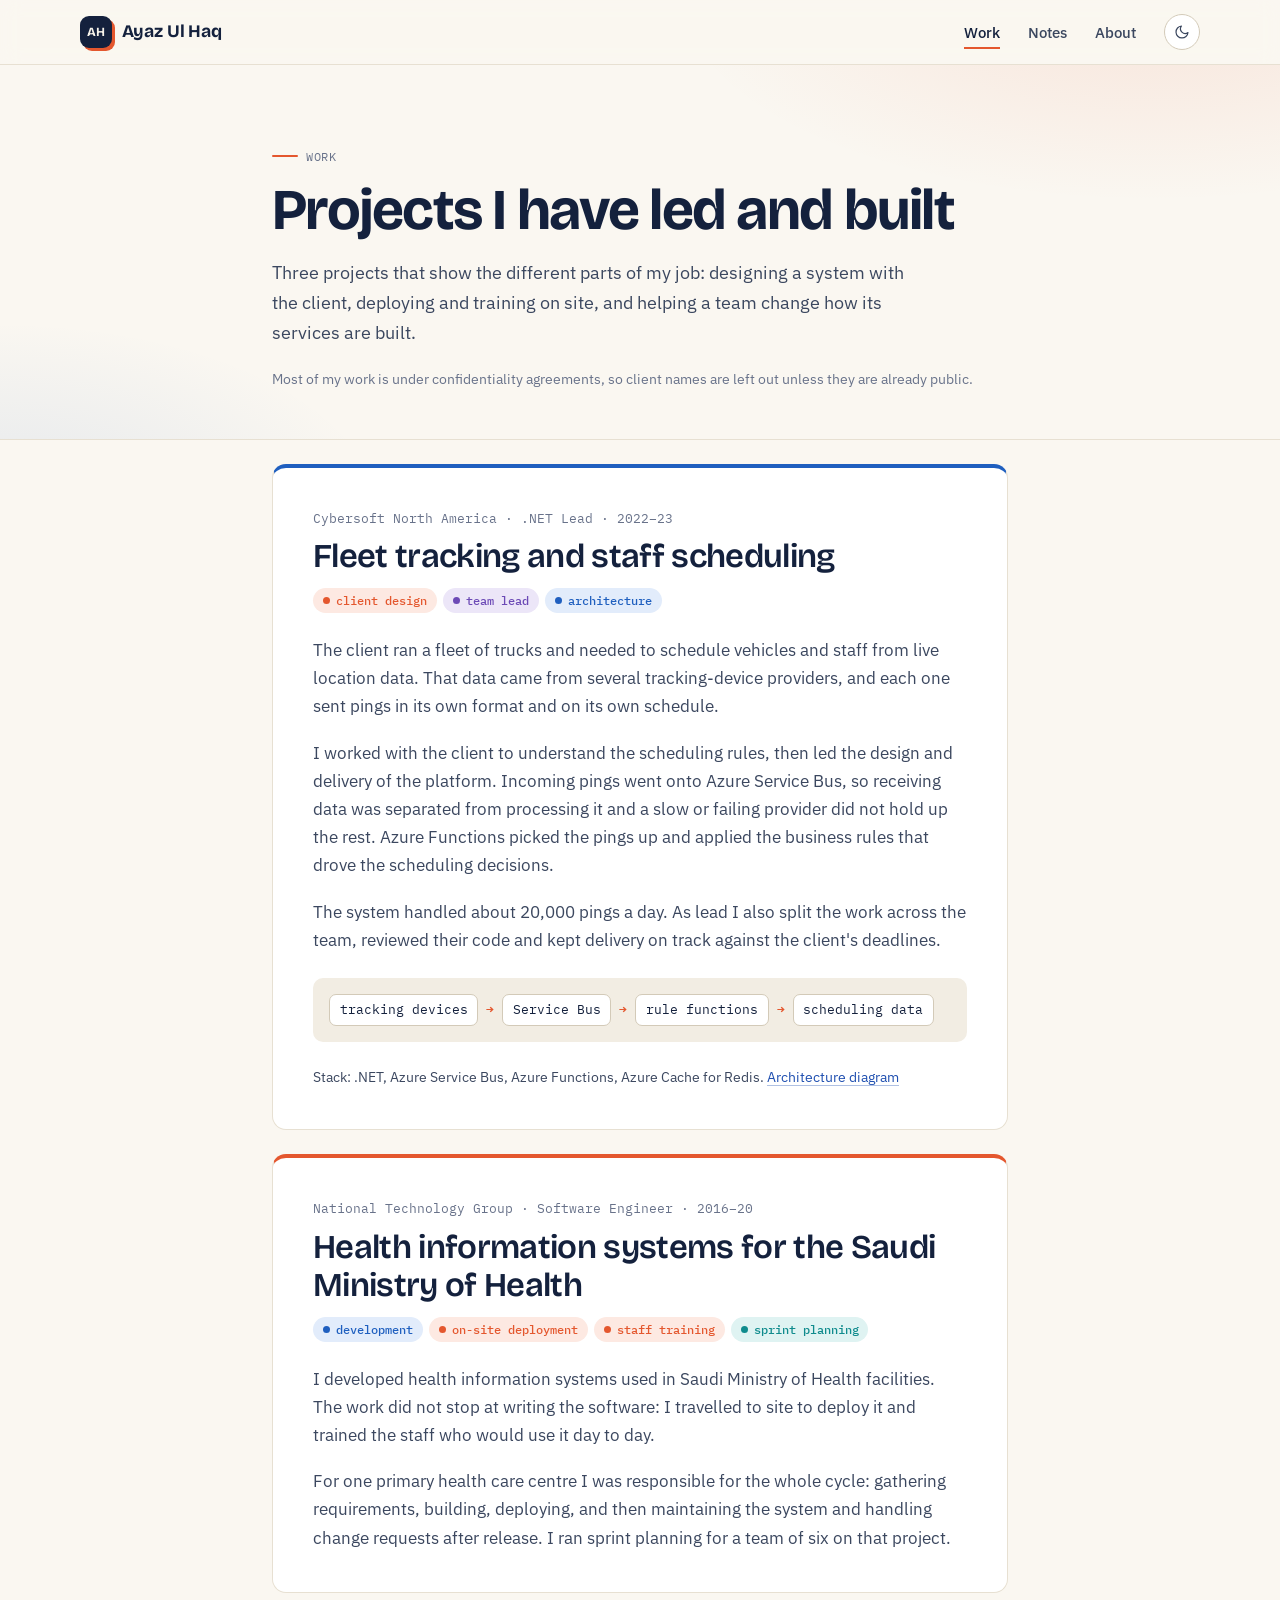
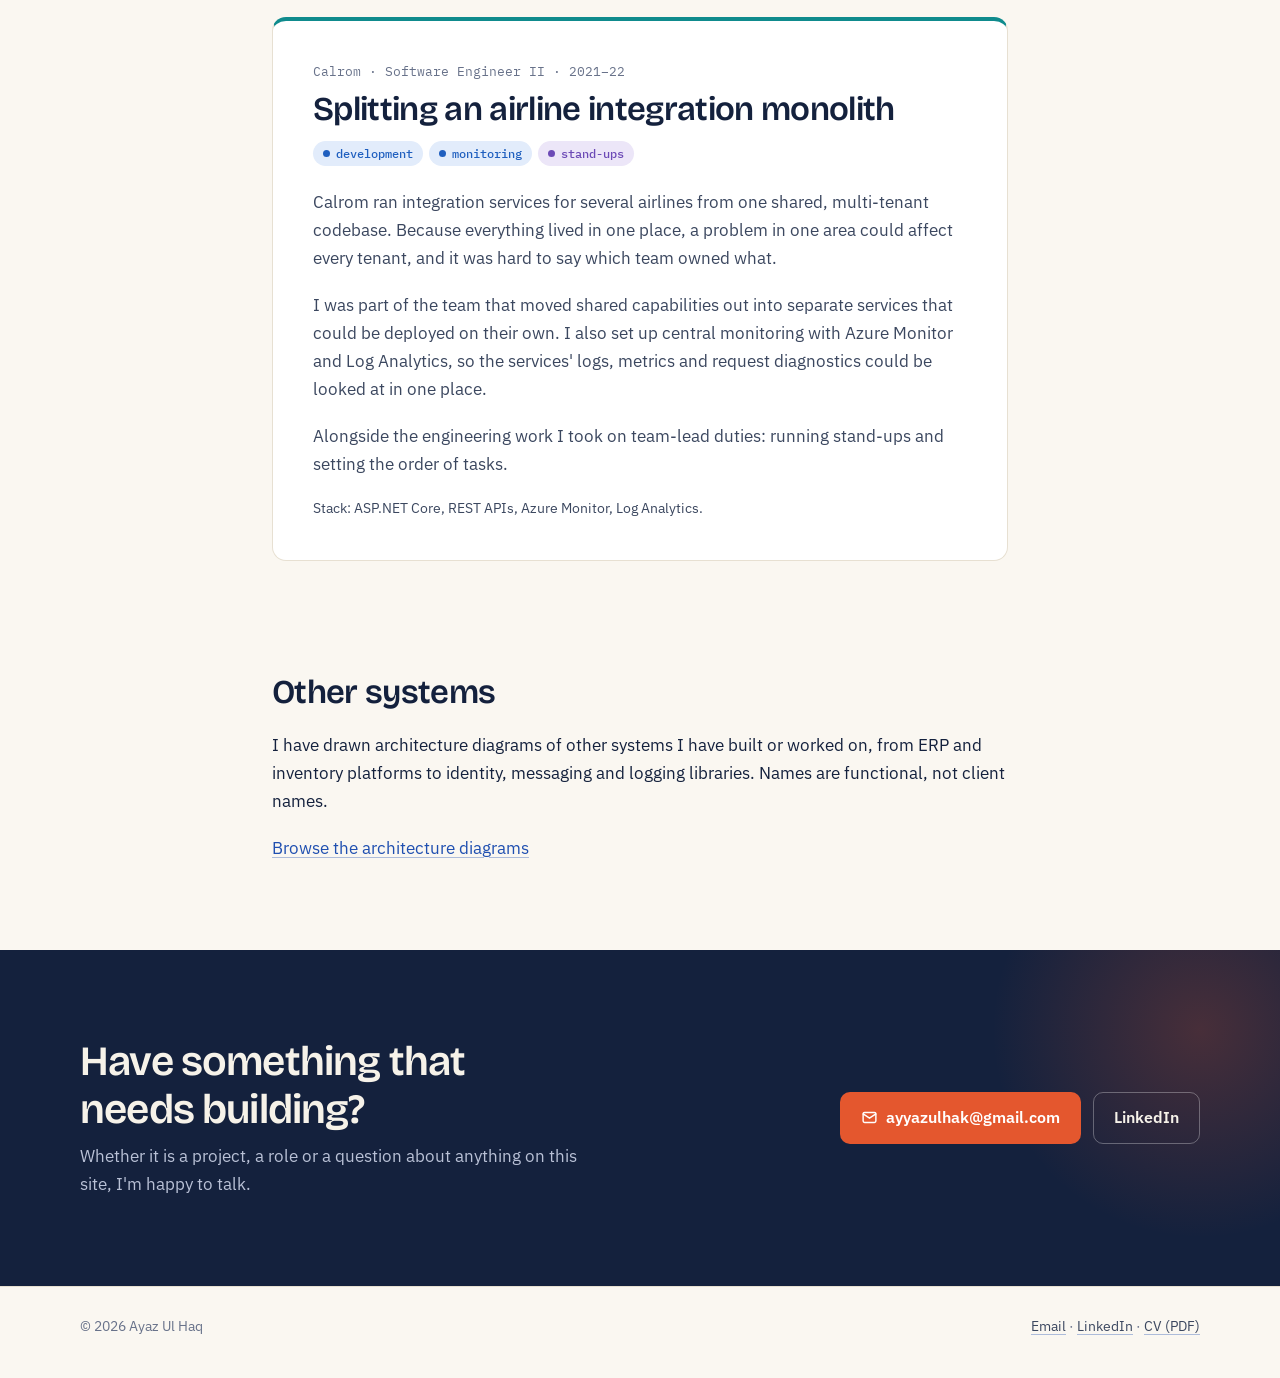
<file: impact.html>
<!doctype html>
<html lang="en"><head><meta charset="utf-8"><meta name="robots" content="noindex"><link rel="canonical" href="https://ayazulhaq.com/projects.html"><meta http-equiv="refresh" content="0; url=projects.html"><title>Moved | Ayaz Ul Haq</title></head>
<body style="font-family:system-ui;padding:2rem"><p>This page has moved to <a href="projects.html">Work</a>.</p><script>location.replace('projects.html')</script></body></html>
</file>
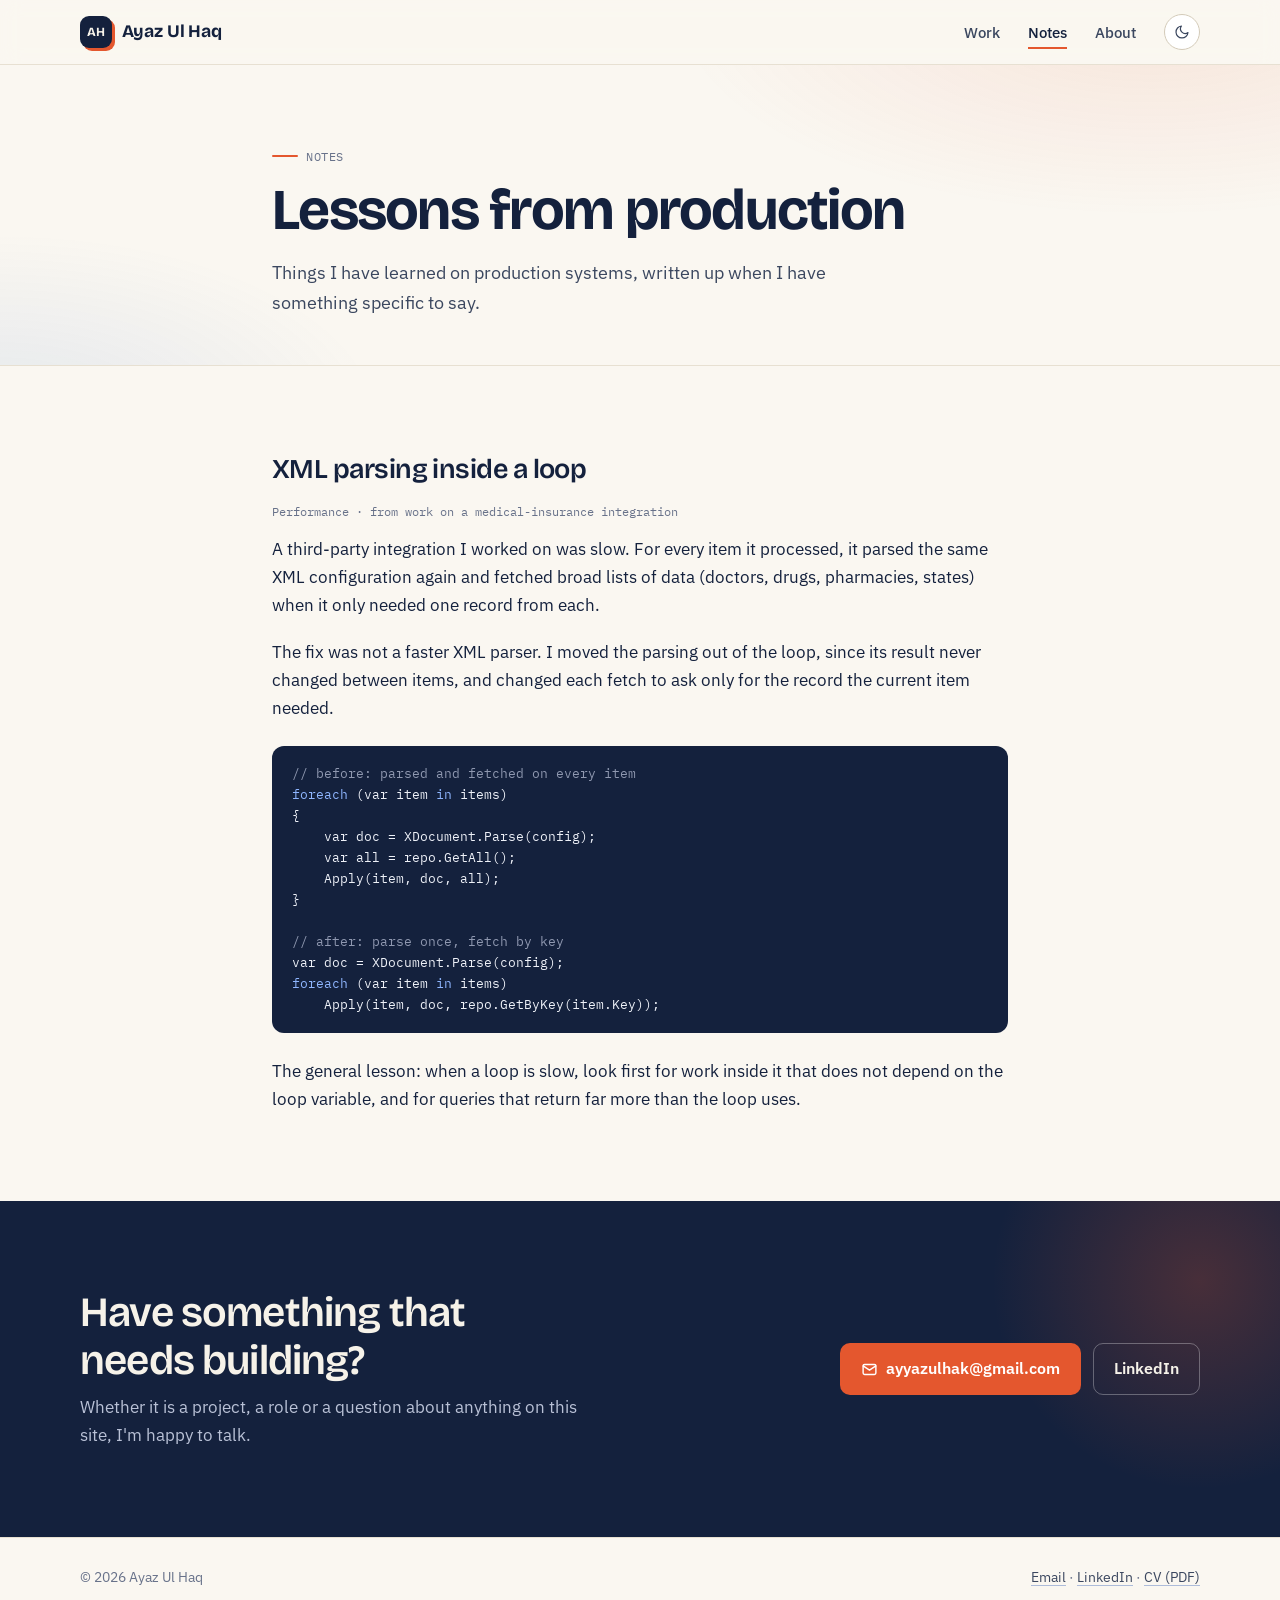
<file: notes.html>
<!doctype html>
<html lang="en">
<head>
  <meta charset="utf-8">
  <meta name="viewport" content="width=device-width,initial-scale=1">
  <title>Notes | Ayaz Ul Haq</title>
  <meta name="description" content="Engineering notes from Ayaz Ul Haq: lessons from production .NET work.">
  <link rel="canonical" href="https://ayazulhaq.com/notes.html">
  <meta property="og:title" content="Notes | Ayaz Ul Haq">
  <meta property="og:description" content="Engineering notes: lessons from production .NET work.">
  <meta property="og:image" content="https://ayazulhaq.com/og.png">
  <link rel="preconnect" href="https://fonts.googleapis.com">
  <link rel="preconnect" href="https://fonts.gstatic.com" crossorigin>
  <link rel="stylesheet" href="https://fonts.googleapis.com/css2?family=Bricolage+Grotesque:opsz,wght@12..96,500..700&family=IBM+Plex+Mono:wght@400;500&family=IBM+Plex+Sans:wght@400;500;600&display=swap">
  <link rel="icon" href="favicon.svg" type="image/svg+xml">
  <link rel="stylesheet" href="main.css?v=6">
  <script>try{var t=localStorage.getItem('theme');if(t==='dark'||t==='light')document.documentElement.setAttribute('data-theme',t)}catch(e){}</script>
</head>
<body>
<a class="skip" href="#main">Skip to content</a>

<header class="nav">
  <div class="wrap nav-in">
    <a class="brand" href="index.html">Ayaz Ul Haq</a>
    <nav aria-label="Primary">
      <ul class="nav-links">
        <li><a href="projects.html">Work</a></li>
        <li><a href="notes.html" aria-current="page">Notes</a></li>
        <li><a href="about.html">About</a></li>
        <li><button class="theme-toggle" type="button" data-theme-toggle aria-label="Switch colour theme"><svg class="moon" viewBox="0 0 24 24" fill="none" stroke="currentColor" stroke-width="1.8" stroke-linecap="round" stroke-linejoin="round" aria-hidden="true"><path d="M21 12.8A9 9 0 1 1 11.2 3a7 7 0 0 0 9.8 9.8z"/></svg><svg class="sun" viewBox="0 0 24 24" fill="none" stroke="currentColor" stroke-width="1.8" stroke-linecap="round" stroke-linejoin="round" aria-hidden="true"><circle cx="12" cy="12" r="4"/><path d="M12 2v2M12 20v2M4.9 4.9l1.4 1.4M17.7 17.7l1.4 1.4M2 12h2M20 12h2M4.9 19.1l1.4-1.4M17.7 6.3l1.4-1.4"/></svg></button></li>
      </ul>
    </nav>
  </div>
</header>

<main id="main">

<section class="page-head">
  <div class="col">
    <span class="kicker">Notes</span>
    <h1>Lessons from production</h1>
    <p class="lede">Things I have learned on production systems, written up when I have something specific to say.</p>
  </div>
</section>

<section class="section">
  <article class="col note" id="xml-hot-paths">
    <h2>XML parsing inside a loop</h2>
    <p class="lbl">Performance · from work on a medical-insurance integration</p>
    <p>A third-party integration I worked on was slow. For every item it processed, it parsed the same XML configuration again and fetched broad lists of data (doctors, drugs, pharmacies, states) when it only needed one record from each.</p>
    <p>The fix was not a faster XML parser. I moved the parsing out of the loop, since its result never changed between items, and changed each fetch to ask only for the record the current item needed.</p>
<pre class="code"><span class="c">// before: parsed and fetched on every item</span>
<span class="k">foreach</span> (var item <span class="k">in</span> items)
{
    var doc = XDocument.Parse(config);
    var all = repo.GetAll();
    Apply(item, doc, all);
}

<span class="c">// after: parse once, fetch by key</span>
var doc = XDocument.Parse(config);
<span class="k">foreach</span> (var item <span class="k">in</span> items)
    Apply(item, doc, repo.GetByKey(item.Key));</pre>
    <p>The general lesson: when a loop is slow, look first for work inside it that does not depend on the loop variable, and for queries that return far more than the loop uses.</p>
  </article>
</section>

<section class="section band">
  <div class="wrap">
    <div>
      <h2>Have something that needs building?</h2>
      <p>Whether it is a project, a role or a question about anything on this site, I'm happy to talk.</p>
    </div>
    <div class="hero-actions" style="margin:0">
      <a class="cta" href="mailto:ayyazulhak@gmail.com"><svg viewBox="0 0 24 24" aria-hidden="true"><rect x="3" y="5" width="18" height="14" rx="2"/><path d="m3 7 9 6 9-6"/></svg>ayyazulhak@gmail.com</a>
      <a class="cta ghost" href="https://www.linkedin.com/in/ayaz-ul-haq" rel="me">LinkedIn</a>
    </div>
  </div>
</section>

</main>

<footer class="footer">
  <div class="wrap footer-in">
    <span>&copy; <span data-year>2026</span> Ayaz Ul Haq</span>
    <span><a href="mailto:ayyazulhak@gmail.com">Email</a> &middot; <a href="https://www.linkedin.com/in/ayaz-ul-haq">LinkedIn</a> &middot; <a href="Ayaz_Ul_Haq_CV.pdf">CV (PDF)</a></span>
  </div>
</footer>

<script src="main.js?v=6" defer></script>
</body>
</html>
</file>
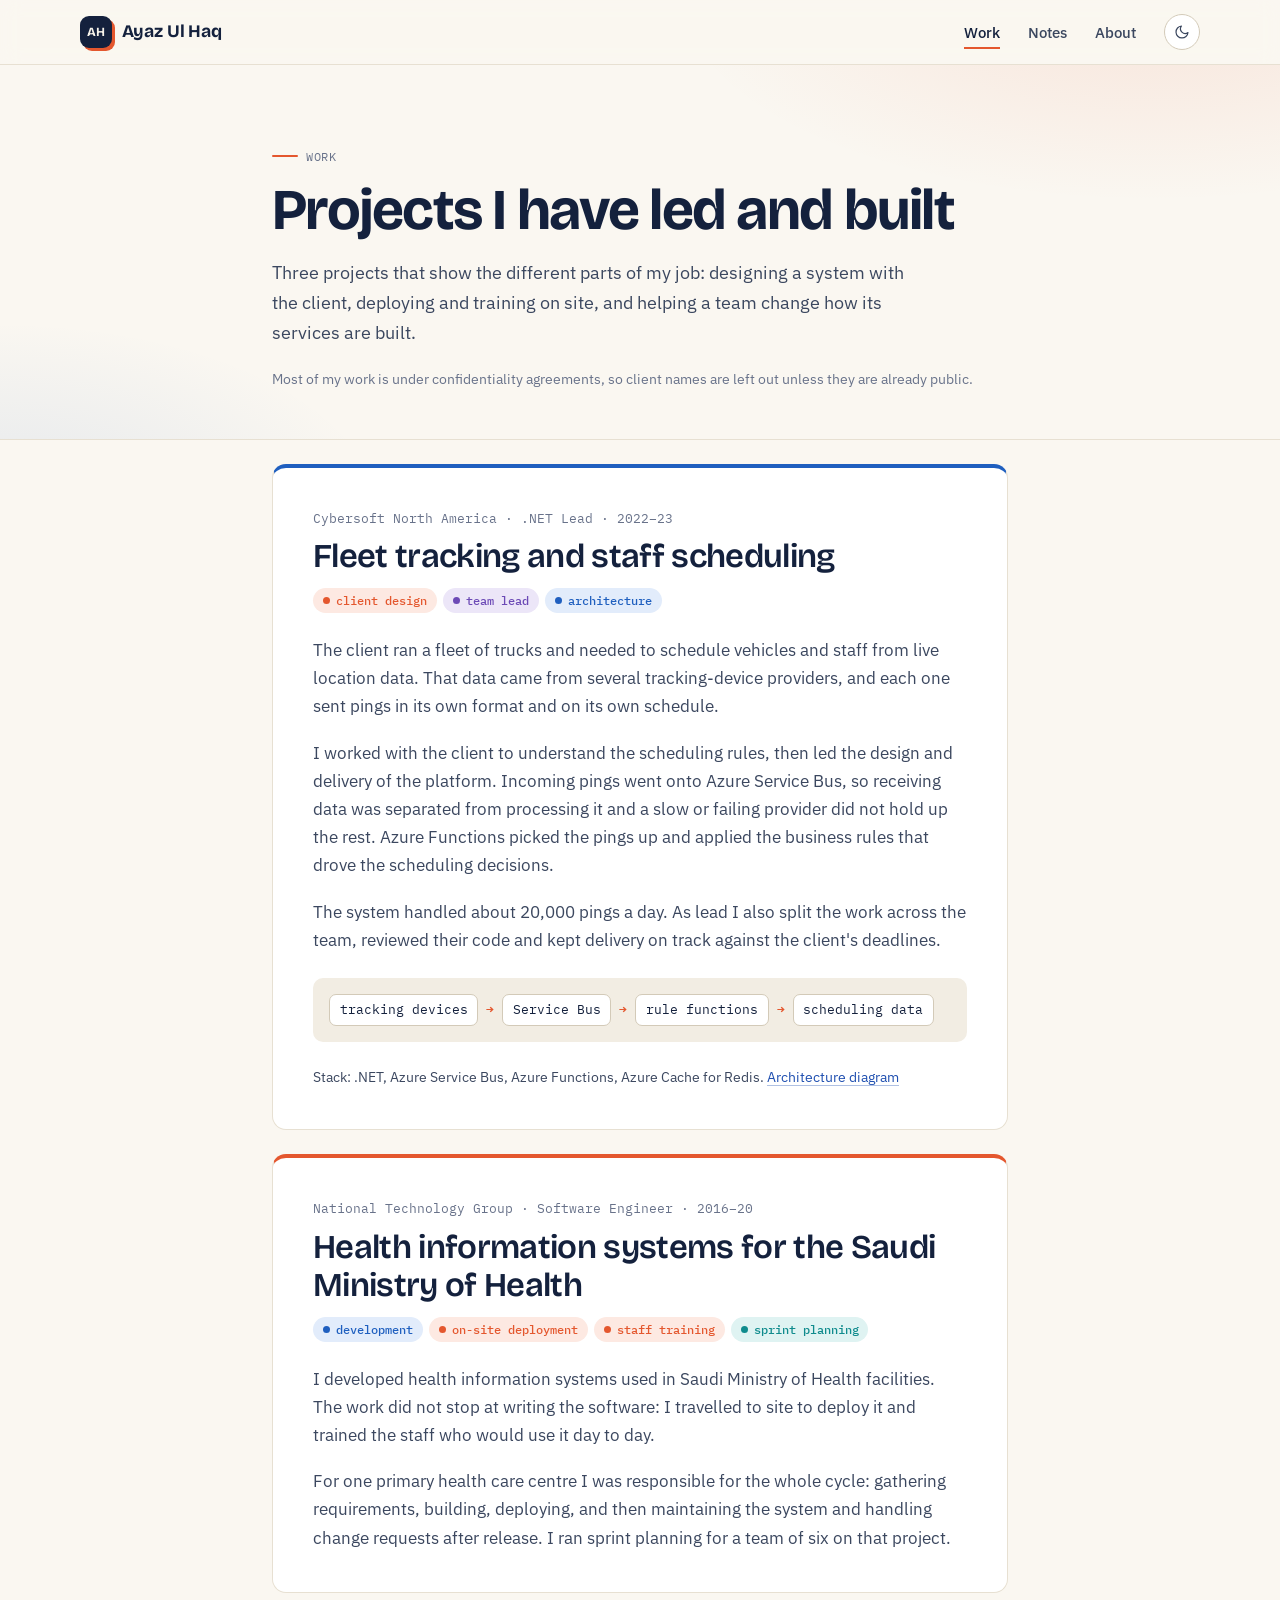
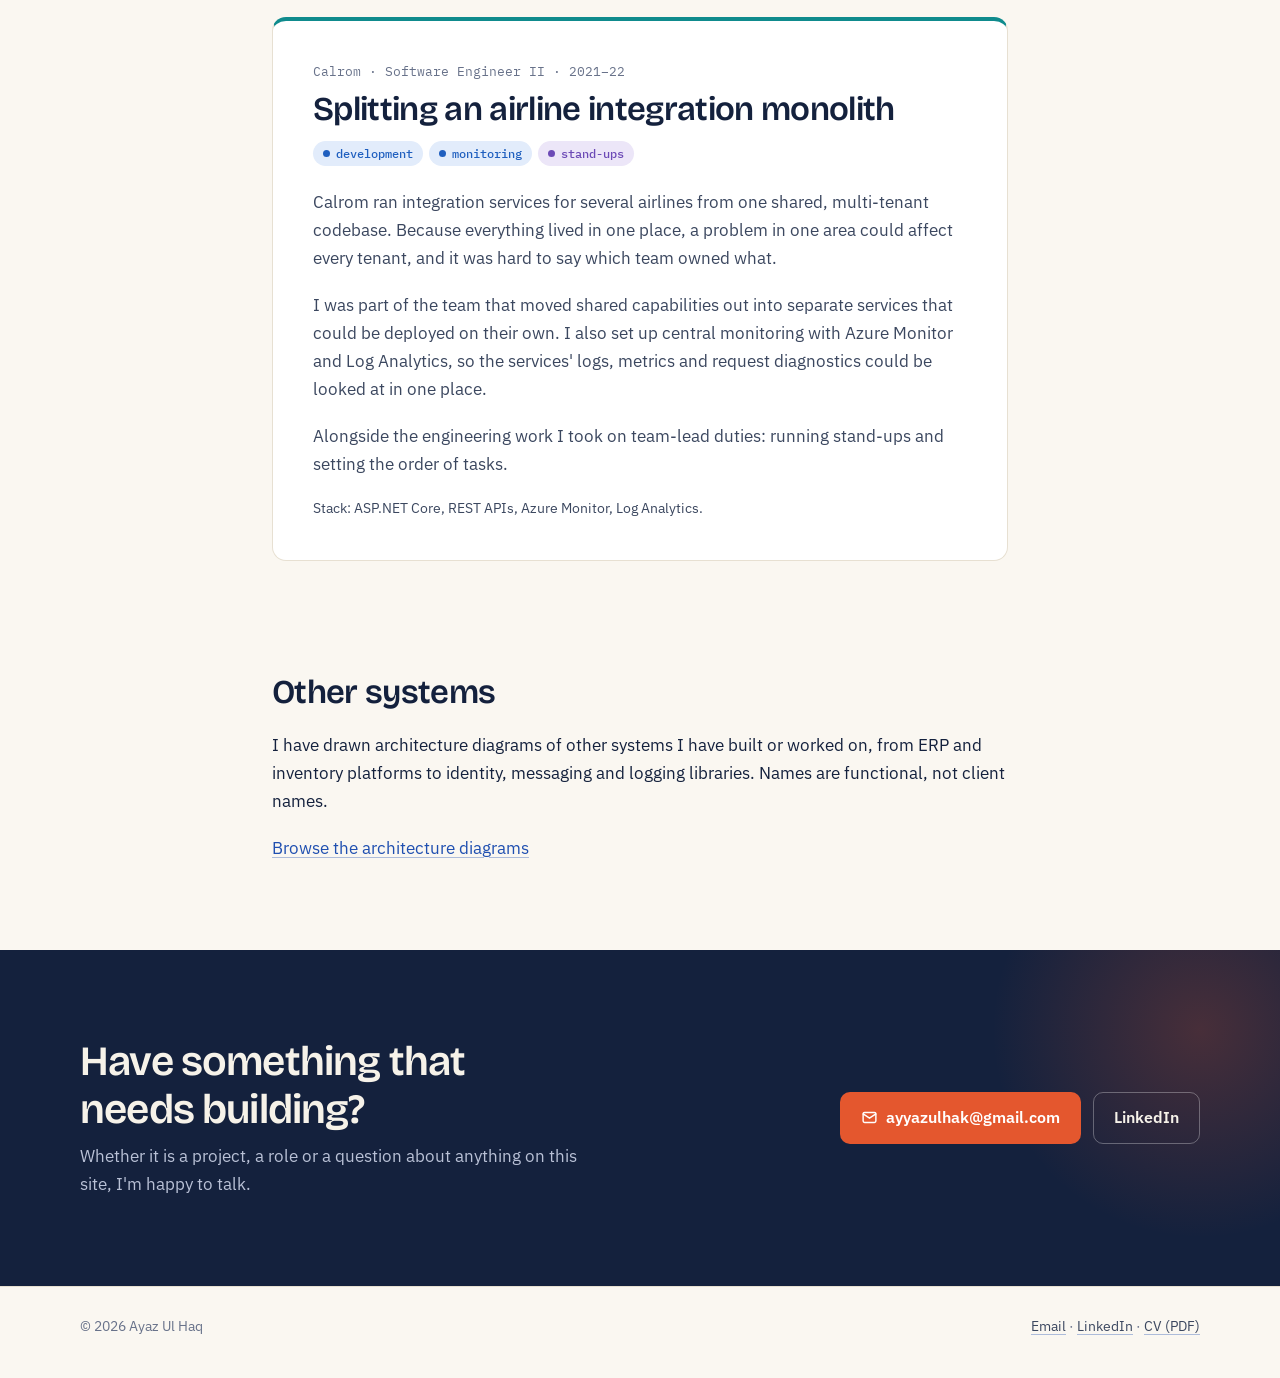
<file: projects.html>
<!doctype html>
<html lang="en">
<head>
  <meta charset="utf-8">
  <meta name="viewport" content="width=device-width,initial-scale=1">
  <title>Work | Ayaz Ul Haq</title>
  <meta name="description" content="Projects Ayaz Ul Haq has led or worked on: fleet tracking and scheduling on Azure, health information systems for the Saudi Ministry of Health, and airline integration services.">
  <link rel="canonical" href="https://ayazulhaq.com/projects.html">
  <meta property="og:title" content="Work | Ayaz Ul Haq">
  <meta property="og:description" content="Fleet tracking on Azure, health information systems deployed on site, and airline integration services.">
  <meta property="og:image" content="https://ayazulhaq.com/og.png">
  <link rel="preconnect" href="https://fonts.googleapis.com">
  <link rel="preconnect" href="https://fonts.gstatic.com" crossorigin>
  <link rel="stylesheet" href="https://fonts.googleapis.com/css2?family=Bricolage+Grotesque:opsz,wght@12..96,500..700&family=IBM+Plex+Mono:wght@400;500&family=IBM+Plex+Sans:wght@400;500;600&display=swap">
  <link rel="icon" href="favicon.svg" type="image/svg+xml">
  <link rel="stylesheet" href="main.css?v=6">
  <script>try{var t=localStorage.getItem('theme');if(t==='dark'||t==='light')document.documentElement.setAttribute('data-theme',t)}catch(e){}</script>
</head>
<body>
<a class="skip" href="#main">Skip to content</a>

<header class="nav">
  <div class="wrap nav-in">
    <a class="brand" href="index.html">Ayaz Ul Haq</a>
    <nav aria-label="Primary">
      <ul class="nav-links">
        <li><a href="projects.html" aria-current="page">Work</a></li>
        <li><a href="notes.html">Notes</a></li>
        <li><a href="about.html">About</a></li>
        <li><button class="theme-toggle" type="button" data-theme-toggle aria-label="Switch colour theme"><svg class="moon" viewBox="0 0 24 24" fill="none" stroke="currentColor" stroke-width="1.8" stroke-linecap="round" stroke-linejoin="round" aria-hidden="true"><path d="M21 12.8A9 9 0 1 1 11.2 3a7 7 0 0 0 9.8 9.8z"/></svg><svg class="sun" viewBox="0 0 24 24" fill="none" stroke="currentColor" stroke-width="1.8" stroke-linecap="round" stroke-linejoin="round" aria-hidden="true"><circle cx="12" cy="12" r="4"/><path d="M12 2v2M12 20v2M4.9 4.9l1.4 1.4M17.7 17.7l1.4 1.4M2 12h2M20 12h2M4.9 19.1l1.4-1.4M17.7 6.3l1.4-1.4"/></svg></button></li>
      </ul>
    </nav>
  </div>
</header>

<main id="main">

<section class="page-head">
  <div class="col">
    <span class="kicker">Work</span>
    <h1>Projects I have led and built</h1>
    <p class="lede">Three projects that show the different parts of my job: designing a system with the client, deploying and training on site, and helping a team change how its services are built.</p>
    <p class="small muted">Most of my work is under confidentiality agreements, so client names are left out unless they are already public.</p>
  </div>
</section>

<div class="col">

<article class="case c1" id="telemetry">
  <p class="where">Cybersoft North America · .NET Lead · 2022–23</p>
  <h2>Fleet tracking and staff scheduling</h2>
  <div class="roles"><span class="role client">client design</span><span class="role team">team lead</span><span class="role dev">architecture</span></div>
  <p>The client ran a fleet of trucks and needed to schedule vehicles and staff from live location data. That data came from several tracking-device providers, and each one sent pings in its own format and on its own schedule.</p>
  <p>I worked with the client to understand the scheduling rules, then led the design and delivery of the platform. Incoming pings went onto Azure Service Bus, so receiving data was separated from processing it and a slow or failing provider did not hold up the rest. Azure Functions picked the pings up and applied the business rules that drove the scheduling decisions.</p>
  <p>The system handled about 20,000 pings a day. As lead I also split the work across the team, reviewed their code and kept delivery on track against the client's deadlines.</p>
  <div class="flow"><span>tracking devices</span><i>→</i><span>Service Bus</span><i>→</i><span>rule functions</span><i>→</i><span>scheduling data</span></div>
  <p class="small">Stack: .NET, Azure Service Bus, Azure Functions, Azure Cache for Redis. <a href="architecture.html?project=telemetry-scheduling">Architecture diagram</a></p>
</article>

<article class="case c2" id="health">
  <p class="where">National Technology Group · Software Engineer · 2016–20</p>
  <h2>Health information systems for the Saudi Ministry of Health</h2>
  <div class="roles"><span class="role dev">development</span><span class="role client">on-site deployment</span><span class="role client">staff training</span><span class="role plan">sprint planning</span></div>
  <p>I developed health information systems used in Saudi Ministry of Health facilities. The work did not stop at writing the software: I travelled to site to deploy it and trained the staff who would use it day to day.</p>
  <p>For one primary health care centre I was responsible for the whole cycle: gathering requirements, building, deploying, and then maintaining the system and handling change requests after release. I ran sprint planning for a team of six on that project.</p>
</article>

<article class="case c3" id="airline">
  <p class="where">Calrom · Software Engineer II · 2021–22</p>
  <h2>Splitting an airline integration monolith</h2>
  <div class="roles"><span class="role dev">development</span><span class="role dev">monitoring</span><span class="role team">stand-ups</span></div>
  <p>Calrom ran integration services for several airlines from one shared, multi-tenant codebase. Because everything lived in one place, a problem in one area could affect every tenant, and it was hard to say which team owned what.</p>
  <p>I was part of the team that moved shared capabilities out into separate services that could be deployed on their own. I also set up central monitoring with Azure Monitor and Log Analytics, so the services' logs, metrics and request diagnostics could be looked at in one place.</p>
  <p>Alongside the engineering work I took on team-lead duties: running stand-ups and setting the order of tasks.</p>
  <p class="small">Stack: ASP.NET Core, REST APIs, Azure Monitor, Log Analytics.</p>
</article>

</div>

<section class="section">
  <div class="col">
    <h2>Other systems</h2>
    <p>I have drawn architecture diagrams of other systems I have built or worked on, from ERP and inventory platforms to identity, messaging and logging libraries. Names are functional, not client names.</p>
    <p><a href="architecture.html">Browse the architecture diagrams</a></p>
  </div>
</section>

<section class="section band">
  <div class="wrap">
    <div>
      <h2>Have something that needs building?</h2>
      <p>Whether it is a project, a role or a question about anything on this site, I'm happy to talk.</p>
    </div>
    <div class="hero-actions" style="margin:0">
      <a class="cta" href="mailto:ayyazulhak@gmail.com"><svg viewBox="0 0 24 24" aria-hidden="true"><rect x="3" y="5" width="18" height="14" rx="2"/><path d="m3 7 9 6 9-6"/></svg>ayyazulhak@gmail.com</a>
      <a class="cta ghost" href="https://www.linkedin.com/in/ayaz-ul-haq" rel="me">LinkedIn</a>
    </div>
  </div>
</section>

</main>

<footer class="footer">
  <div class="wrap footer-in">
    <span>&copy; <span data-year>2026</span> Ayaz Ul Haq</span>
    <span><a href="mailto:ayyazulhak@gmail.com">Email</a> &middot; <a href="https://www.linkedin.com/in/ayaz-ul-haq">LinkedIn</a> &middot; <a href="Ayaz_Ul_Haq_CV.pdf">CV (PDF)</a></span>
  </div>
</footer>

<script src="main.js?v=6" defer></script>
</body>
</html>
</file>
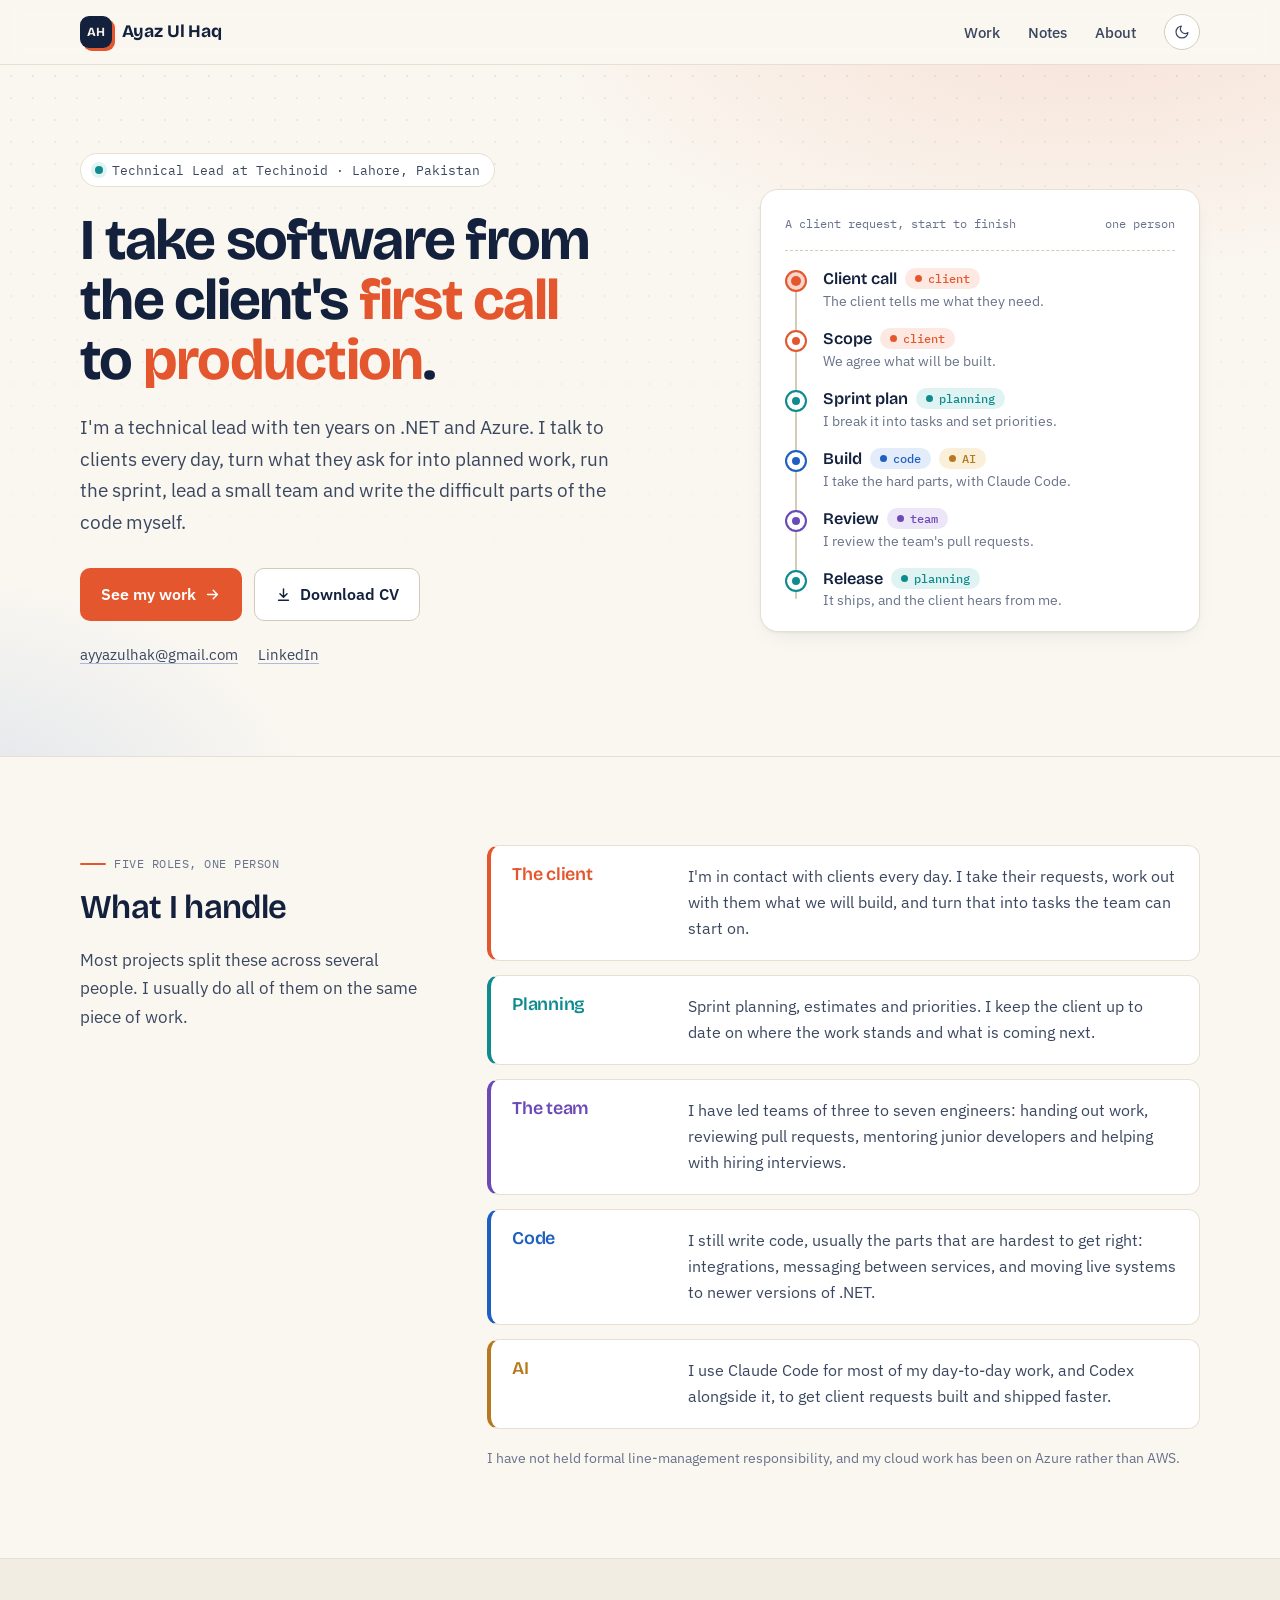
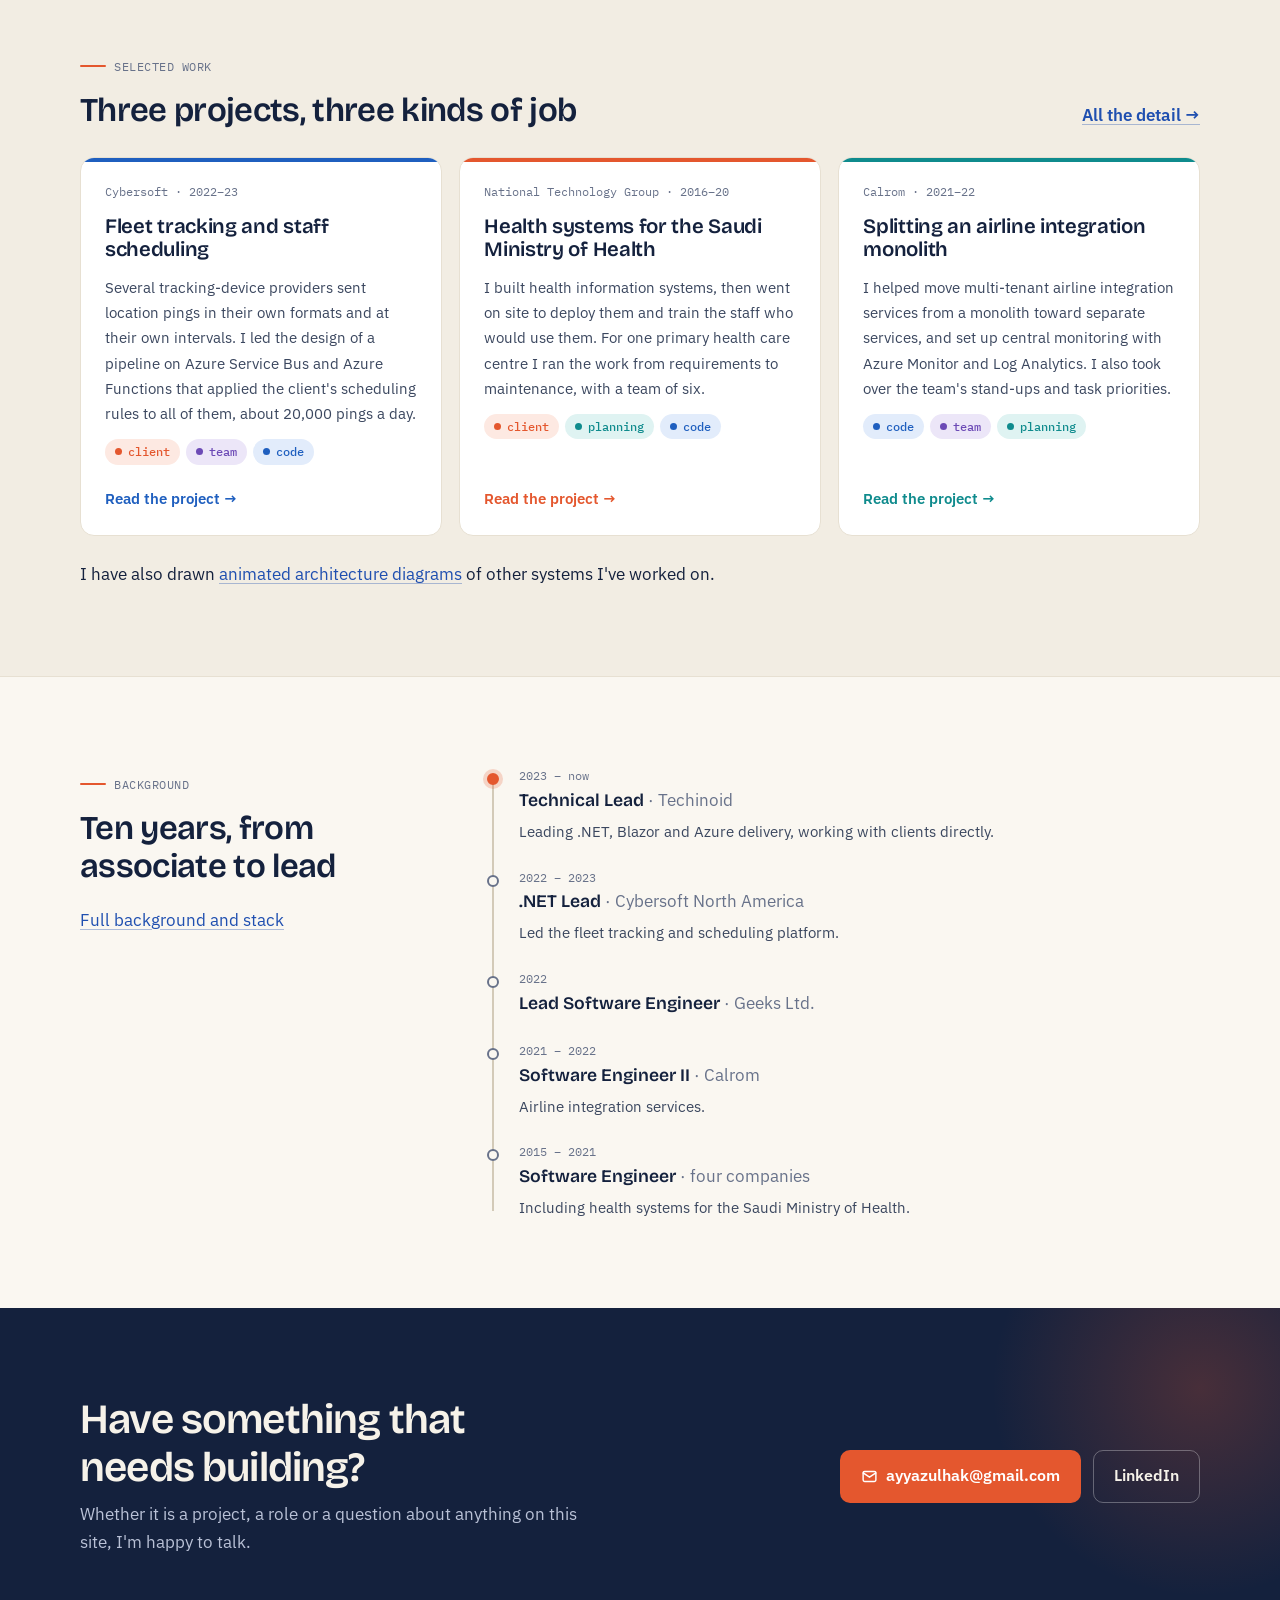
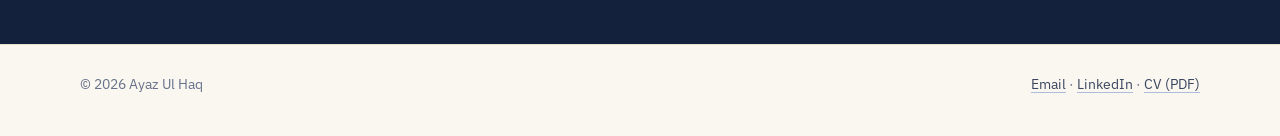
<file: site-study.html>
<!doctype html>
<html lang="en"><head><meta charset="utf-8"><meta name="robots" content="noindex"><link rel="canonical" href="https://ayazulhaq.com/index.html"><meta http-equiv="refresh" content="0; url=index.html"><title>Moved | Ayaz Ul Haq</title></head>
<body style="font-family:system-ui;padding:2rem"><p>This page has moved to <a href="index.html">the home page</a>.</p><script>location.replace('index.html')</script></body></html>
</file>
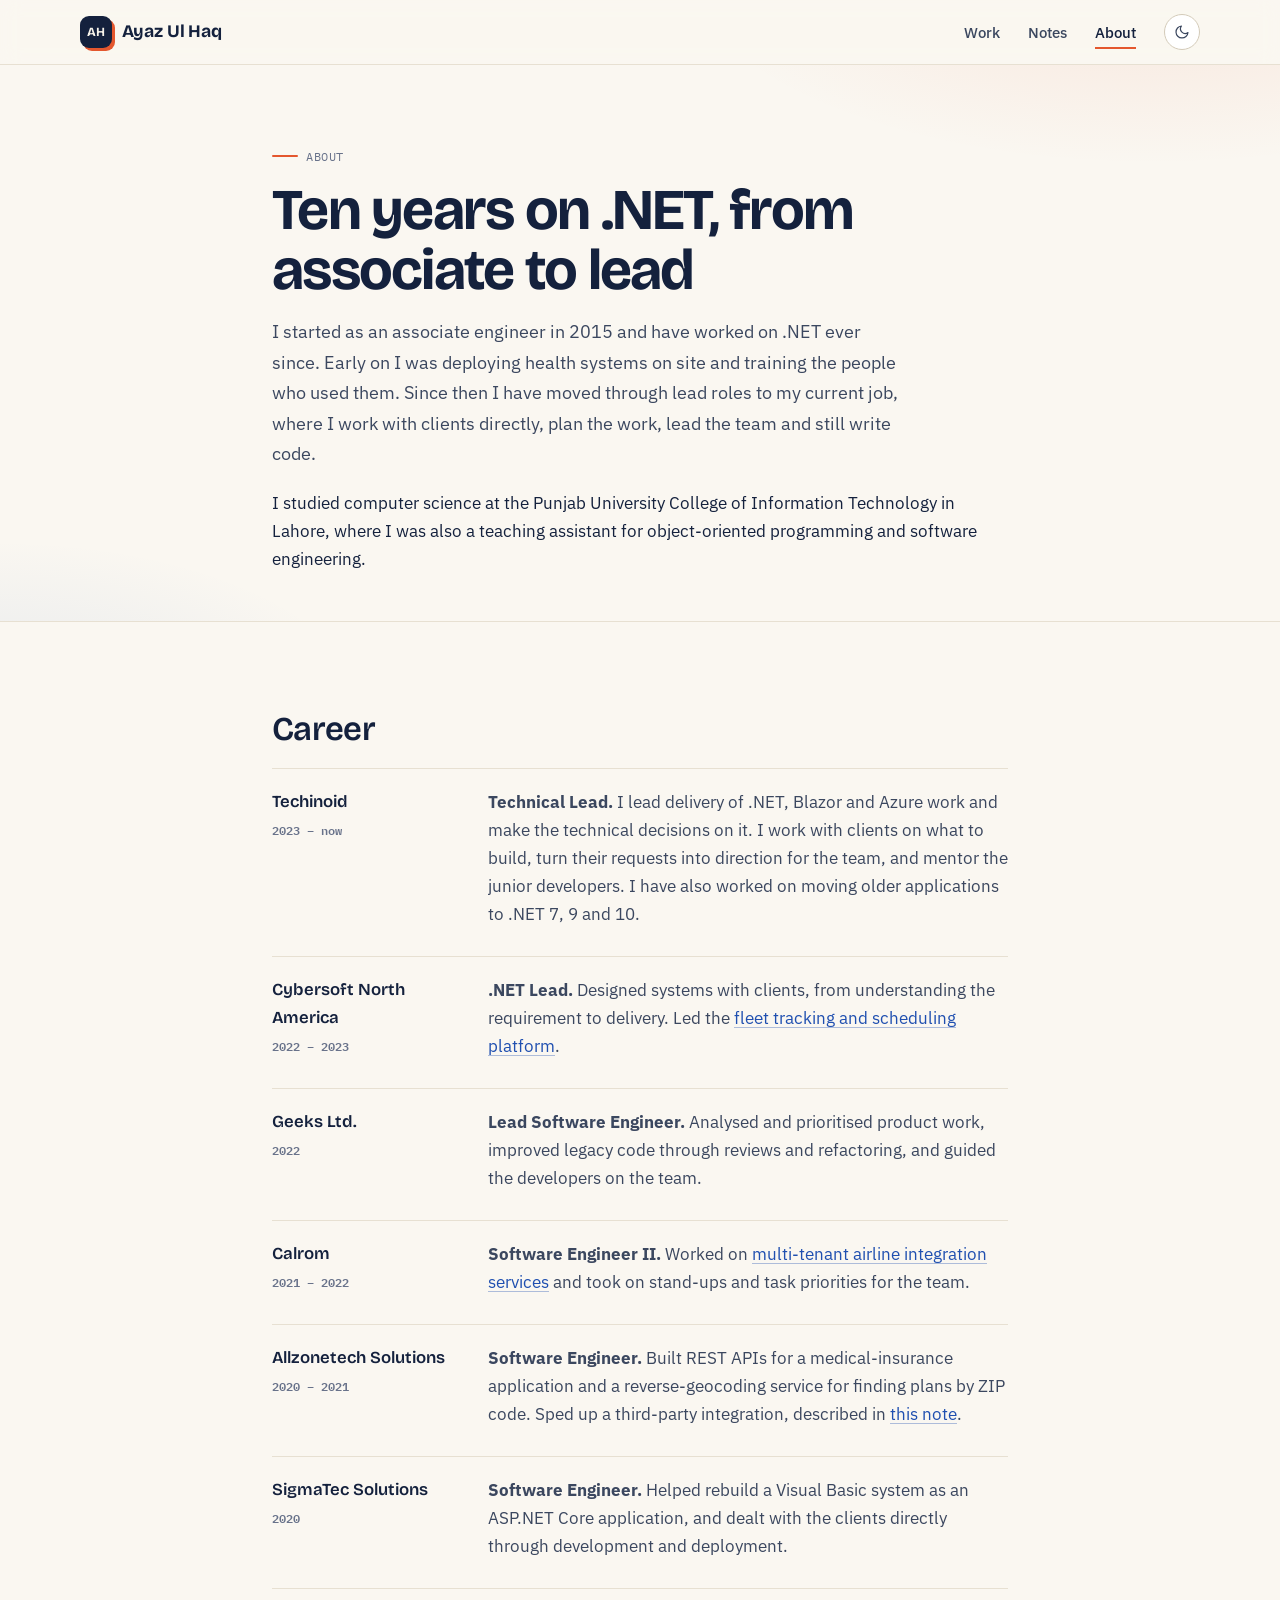
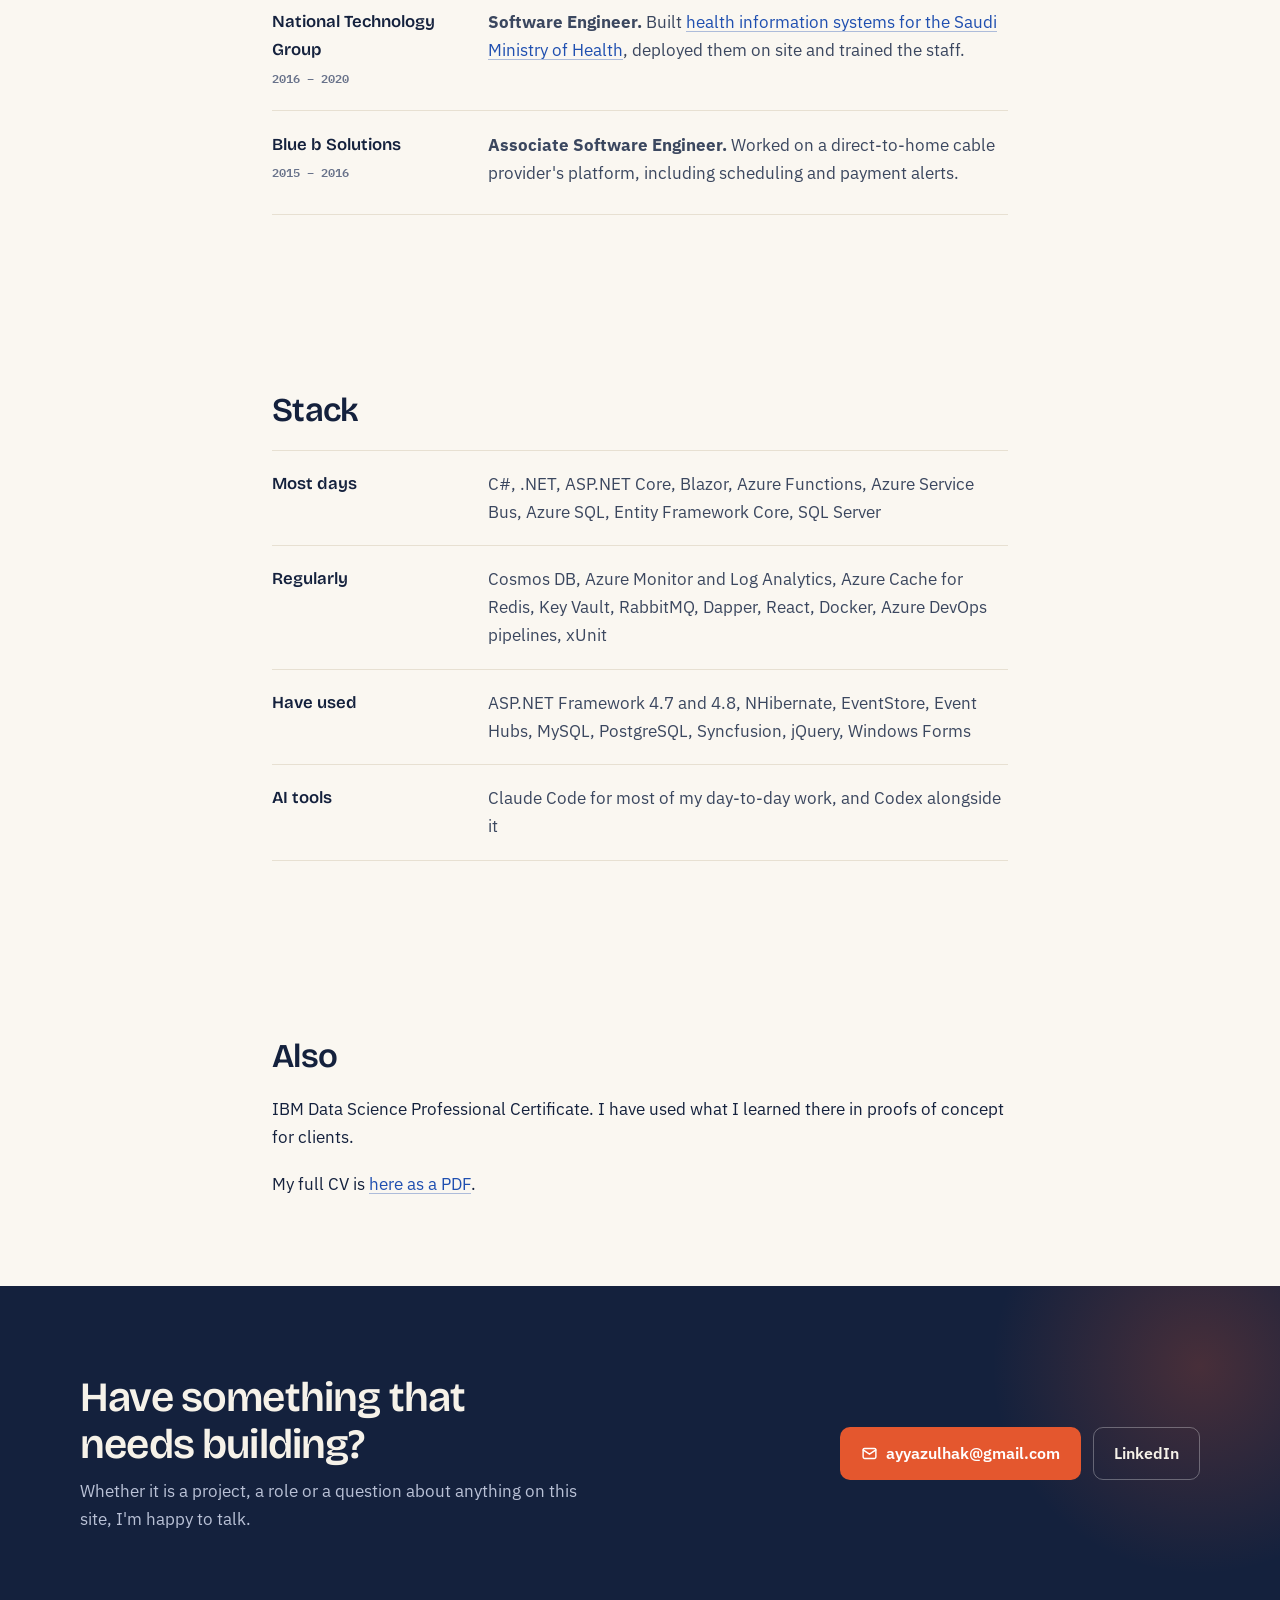
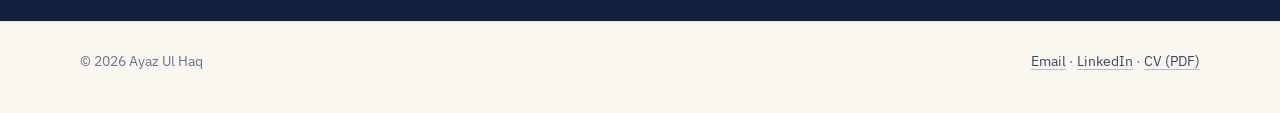
<file: technologies.html>
<!doctype html>
<html lang="en"><head><meta charset="utf-8"><meta name="robots" content="noindex"><link rel="canonical" href="https://ayazulhaq.com/about.html"><meta http-equiv="refresh" content="0; url=about.html"><title>Moved | Ayaz Ul Haq</title></head>
<body style="font-family:system-ui;padding:2rem"><p>This page has moved to <a href="about.html">About</a>.</p><script>location.replace('about.html')</script></body></html>
</file>
<file: main.css>
/* ayazulhaq.com, v4. Warm paper, navy ink, one colour per role. */

:root {
  --display: "Bricolage Grotesque", "Segoe UI", system-ui, sans-serif;
  --sans: "IBM Plex Sans", system-ui, -apple-system, "Segoe UI", Roboto, sans-serif;
  --mono: "IBM Plex Mono", ui-monospace, "Cascadia Mono", Consolas, monospace;

  --paper: #faf7f1;
  --raised: #ffffff;
  --tint: #f2ede3;
  --rule: #e7e0d2;
  --rule-strong: #d3cab8;
  --ink: #14213d;
  --ink-2: #3b475f;
  --ink-3: #68728a;
  --ink-4: #9aa1b3;
  --accent: #e4572e;
  --accent-hover: #c8431d;
  --link: #1f4fb0;
  --band: #14213d;
  --on-band: #f6f2e9;
  --on-band-2: #b9c1d6;

  /* one colour per role */
  --r-client: #e4572e;   --r-client-bg: #fde9e2;
  --r-plan: #0f8b8d;     --r-plan-bg: #dff3f2;
  --r-team: #6c4ab6;     --r-team-bg: #ece6f8;
  --r-code: #1f5fbf;     --r-code-bg: #e2ecfb;
  --r-ai: #b7791f;       --r-ai-bg: #faefd8;

  /* architecture diagrams */
  --navy: #1f5fbf;
  --c-ui: #1f5fbf;  --c-ui-bg: #e2ecfb;
  --c-service: #2f6fb0; --c-service-bg: #e6eef8;
  --c-worker: #6c4ab6; --c-worker-bg: #ece6f8;
  --c-data: #e4572e; --c-data-bg: #fde9e2;
  --c-queue: #0f8b8d; --c-queue-bg: #dff3f2;
  --c-external: #5b6b7b; --c-external-bg: #eef2f6;

  --measure: 46rem;
  --wide: 70rem;
  --gutter: clamp(1.1rem, 4vw, 2.5rem);
  --radius: 14px;
  --shadow: 0 1px 2px rgba(20, 33, 61, .05), 0 8px 24px -12px rgba(20, 33, 61, .14);
  --ease-out: cubic-bezier(0.16, 1, 0.3, 1);
  color-scheme: light;
}

:root[data-theme="dark"] {
  --paper: #0f1626; --raised: #172036; --tint: #131c30;
  --rule: #25304a; --rule-strong: #35425f;
  --ink: #f1ede4; --ink-2: #c5cbdb; --ink-3: #8f98b0; --ink-4: #636d87;
  --accent: #ff7a50; --accent-hover: #ff9774; --link: #8fb6ff;
  --band: #0a101d; --on-band: #f1ede4; --on-band-2: #a9b2c9;
  --r-client: #ff8a66; --r-client-bg: #3a2019;
  --r-plan: #4fc4c4;   --r-plan-bg: #12312f;
  --r-team: #b39cf0;   --r-team-bg: #261f40;
  --r-code: #7fb0ff;   --r-code-bg: #172a4a;
  --r-ai: #e6b455;     --r-ai-bg: #33270f;
  --navy: #7fb0ff;
  --c-ui: #7fb0ff; --c-ui-bg: #172a4a; --c-service: #6fa3dc; --c-service-bg: #1e2a38; --c-worker: #b39cf0; --c-worker-bg: #261f40;
  --c-data: #ff8a66; --c-data-bg: #3a2019; --c-queue: #4fc4c4; --c-queue-bg: #12312f; --c-external: #9aa8b6; --c-external-bg: #262c33;
  --shadow: 0 1px 2px rgba(0,0,0,.3);
  color-scheme: dark;
}

/* Base */

*, *::before, *::after { box-sizing: border-box; }
html { -webkit-text-size-adjust: 100%; scroll-behavior: smooth; }
body { margin: 0; background: var(--paper); color: var(--ink); font-family: var(--sans); font-size: 17px; line-height: 1.65; -webkit-font-smoothing: antialiased; }
h1, h2, h3 { font-family: var(--display); font-weight: 600; line-height: 1.15; letter-spacing: -0.015em; margin: 0 0 .6em; color: var(--ink); }
h1 { font-size: clamp(2.2rem, 5vw, 3.6rem); letter-spacing: -0.03em; line-height: 1.04; font-weight: 700; }
h2 { font-size: clamp(1.6rem, 2.6vw, 2.1rem); letter-spacing: -0.02em; }
h3 { font-size: 1.25rem; }
p { margin: 0 0 1.1em; }
p:last-child { margin-bottom: 0; }
a { color: var(--link); text-decoration: underline; text-decoration-thickness: 1px; text-underline-offset: .2em; text-decoration-color: color-mix(in srgb, var(--link) 35%, transparent); transition: color 150ms, text-decoration-color 150ms; }
a:hover { text-decoration-color: currentColor; }
a:focus-visible, button:focus-visible, input:focus-visible { outline: 2px solid var(--accent); outline-offset: 3px; border-radius: 4px; }
ul, ol { padding-left: 1.2em; margin: 0 0 1.1em; }
img { max-width: 100%; height: auto; display: block; }
button, input { font: inherit; }
code, .mono { font-family: var(--mono); font-size: .86em; }
.skip { position: absolute; left: -999px; top: .5rem; background: var(--raised); color: var(--ink); padding: .5rem .8rem; border: 1px solid var(--rule-strong); z-index: 20; }
.skip:focus { left: .5rem; }
.muted { color: var(--ink-3); }
.small { font-size: .875rem; }
.lbl { font-family: var(--mono); font-size: .75rem; color: var(--ink-3); }
.hl { color: var(--accent); }

/* Layout */

.wrap { width: min(var(--wide), 100% - 2 * var(--gutter)); margin-inline: auto; }
.col { width: min(var(--measure), 100% - 2 * var(--gutter)); margin-inline: auto; }
.section { padding-block: clamp(3rem, 7vw, 5.5rem); }
.section.tinted { background: var(--tint); border-block: 1px solid var(--rule); }
.split { display: grid; grid-template-columns: minmax(0, 4fr) minmax(0, 8fr); gap: clamp(1.5rem, 4vw, 4rem); align-items: start; }
.split > header p { color: var(--ink-2); max-width: 22rem; }
@media (max-width: 860px) { .split { grid-template-columns: 1fr; } .split > header p { max-width: none; } }
.kicker { display: inline-flex; align-items: center; gap: .55rem; font-family: var(--mono); font-size: .78rem; letter-spacing: .04em; text-transform: uppercase; color: var(--ink-3); margin-bottom: .9rem; }
.kicker::before { content: ""; width: 1.6rem; height: 2px; background: var(--accent); border-radius: 2px; }

/* Nav */

.nav { position: sticky; top: 0; z-index: 10; background: color-mix(in srgb, var(--paper) 88%, transparent); backdrop-filter: saturate(1.4) blur(10px); border-bottom: 1px solid var(--rule); }
.nav-in { display: flex; align-items: center; justify-content: space-between; gap: 1rem; min-height: 4rem; }
.brand { display: inline-flex; align-items: center; gap: .6rem; color: var(--ink); font-family: var(--display); font-weight: 700; font-size: 1.1rem; text-decoration: none; letter-spacing: -0.01em; }
.brand::before { content: "AH"; display: grid; place-items: center; width: 2rem; height: 2rem; border-radius: 9px; background: var(--band); color: #f6f2e9; font-size: .78rem; letter-spacing: .02em; box-shadow: 3px 3px 0 var(--accent); }
:root[data-theme="dark"] .brand::before { background: #f1ede4; color: #14213d; }
.nav-links { display: flex; align-items: center; gap: clamp(.9rem, 2.5vw, 1.75rem); list-style: none; margin: 0; padding: 0; }
.nav-links li { margin: 0; }
.nav-links a { color: var(--ink-2); text-decoration: none; font-size: .95rem; font-weight: 500; padding: .3rem 0; border-bottom: 2px solid transparent; }
.nav-links a:hover { color: var(--ink); }
.nav-links a[aria-current="page"] { color: var(--ink); border-bottom-color: var(--accent); }
.theme-toggle { width: 36px; height: 36px; border-radius: 999px; border: 1px solid var(--rule-strong); background: var(--raised); color: var(--ink-2); display: inline-grid; place-items: center; cursor: pointer; padding: 0; }
.theme-toggle:hover { color: var(--ink); border-color: var(--ink-3); }
.theme-toggle svg { width: 16px; height: 16px; }
.theme-toggle .sun { display: none; }
:root[data-theme="dark"] .theme-toggle .sun { display: block; }
:root[data-theme="dark"] .theme-toggle .moon { display: none; }
@media (max-width: 420px) { .brand { font-size: 1rem; } .brand::before { width: 1.8rem; height: 1.8rem; } }

/* Buttons */

.cta { display: inline-flex; align-items: center; gap: .5rem; padding: .78rem 1.25rem; border-radius: 10px; background: var(--accent); color: #fff; font-weight: 600; font-size: .98rem; text-decoration: none; border: 1px solid transparent; transition: background 150ms, transform 150ms var(--ease-out); }
.cta:hover { background: var(--accent-hover); color: #fff; transform: translateY(-1px); }
.cta.ghost { background: var(--raised); color: var(--ink); border-color: var(--rule-strong); }
.cta.ghost:hover { border-color: var(--ink-3); background: var(--raised); color: var(--ink); }
.cta svg { width: 17px; height: 17px; stroke: currentColor; fill: none; stroke-width: 2; stroke-linecap: round; stroke-linejoin: round; }

/* Role tags */

.role { display: inline-flex; align-items: center; gap: .4rem; padding: .18rem .6rem; border-radius: 999px; font-family: var(--mono); font-size: .74rem; font-weight: 500; white-space: nowrap; background: var(--tint); color: var(--ink-2); }
.role::before { content: ""; width: 7px; height: 7px; border-radius: 999px; background: currentColor; }
.role.client { background: var(--r-client-bg); color: var(--r-client); }
.role.plan { background: var(--r-plan-bg); color: var(--r-plan); }
.role.team { background: var(--r-team-bg); color: var(--r-team); }
.role.dev { background: var(--r-code-bg); color: var(--r-code); }
.role.ai { background: var(--r-ai-bg); color: var(--r-ai); }
.roles { display: flex; flex-wrap: wrap; align-items: center; gap: .4rem; }

/* Hero */

.hero { position: relative; padding-block: clamp(2.75rem, 7vw, 5.5rem); overflow: hidden; border-bottom: 1px solid var(--rule); background:
  radial-gradient(60rem 30rem at 85% -10%, color-mix(in srgb, var(--r-client) 14%, transparent), transparent 60%),
  radial-gradient(40rem 26rem at -5% 110%, color-mix(in srgb, var(--r-code) 13%, transparent), transparent 60%),
  var(--paper); }
.hero::before { content: ""; position: absolute; inset: 0; background-image: radial-gradient(color-mix(in srgb, var(--ink) 16%, transparent) 1px, transparent 1px); background-size: 22px 22px; mask-image: linear-gradient(180deg, #000, transparent 85%); -webkit-mask-image: linear-gradient(180deg, #000, transparent 85%); opacity: .45; pointer-events: none; }
.hero-in { position: relative; display: grid; grid-template-columns: minmax(0, 7fr) minmax(0, 5fr); gap: clamp(2rem, 5vw, 4.5rem); align-items: center; }
@media (max-width: 940px) { .hero-in { grid-template-columns: 1fr; } }
.hero .meta { display: inline-flex; align-items: center; gap: .6rem; font-family: var(--mono); font-size: .8rem; color: var(--ink-2); background: var(--raised); border: 1px solid var(--rule); border-radius: 999px; padding: .35rem .85rem; margin-bottom: 1.5rem; }
.hero .meta i { width: 8px; height: 8px; border-radius: 999px; background: var(--r-plan); box-shadow: 0 0 0 4px var(--r-plan-bg); }
.hero h1 { margin-bottom: 1.25rem; max-width: 15ch; }
.hero .lede { font-size: clamp(1.08rem, 1.5vw, 1.22rem); color: var(--ink-2); max-width: 34rem; }
.hero-actions { display: flex; flex-wrap: wrap; gap: .75rem; margin-top: 1.9rem; }
.hero-links { display: flex; flex-wrap: wrap; gap: 1.25rem; margin-top: 1.4rem; font-size: .92rem; }
.hero-links a { color: var(--ink-2); }

/* The request path */

.path-card { background: var(--raised); border: 1px solid var(--rule); border-radius: 18px; box-shadow: var(--shadow); padding: 1.5rem 1.5rem 1.25rem; }
.path-card > .lbl { display: flex; justify-content: space-between; gap: 1rem; padding-bottom: 1rem; margin-bottom: 1.1rem; border-bottom: 1px dashed var(--rule-strong); }
.path { list-style: none; margin: 0; padding: 0; position: relative; }
.path::before { content: ""; position: absolute; left: 10px; top: 12px; bottom: 12px; width: 2px; background: var(--rule-strong); border-radius: 2px; }
.path li { position: relative; padding: 0 0 1.05rem 2.4rem; margin: 0; }
.path li:last-child { padding-bottom: 0; }
.path li::before { content: ""; position: absolute; left: 0; top: 2px; width: 22px; height: 22px; border-radius: 999px; background: var(--raised); border: 2px solid var(--c, var(--ink-3)); box-shadow: inset 0 0 0 5px var(--raised), inset 0 0 0 11px var(--c, var(--ink-3)); }
.path b { display: flex; align-items: center; flex-wrap: wrap; gap: .5rem; font-family: var(--display); font-size: 1.02rem; font-weight: 600; line-height: 1.3; }
.path span.d { display: block; font-size: .875rem; color: var(--ink-3); line-height: 1.45; margin-top: .1rem; }
.path .client { --c: var(--r-client); } .path .plan { --c: var(--r-plan); } .path .team { --c: var(--r-team); } .path .dev { --c: var(--r-code); } .path .ai { --c: var(--r-ai); }
@media (prefers-reduced-motion: no-preference) {
  .path::after { content: ""; position: absolute; left: 6px; top: 8px; width: 10px; height: 10px; border-radius: 999px; background: var(--accent); box-shadow: 0 0 0 5px color-mix(in srgb, var(--accent) 25%, transparent); animation: travel-down 7s cubic-bezier(.6,0,.4,1) infinite; }
  @keyframes travel-down { 0% { top: 8px; opacity: 0; } 6% { opacity: 1; } 90% { opacity: 1; } 100% { top: calc(100% - 20px); opacity: 0; } }
}

/* What I handle */

.handle { display: grid; gap: .85rem; }
.handle > div { display: grid; grid-template-columns: 9.5rem minmax(0, 1fr); gap: .5rem 1.5rem; align-items: start; background: var(--raised); border: 1px solid var(--rule); border-left: 4px solid var(--c); border-radius: 12px; padding: 1.15rem 1.3rem; transition: transform 200ms var(--ease-out), box-shadow 200ms; }
.handle > div:hover { transform: translateX(4px); box-shadow: var(--shadow); }
.handle h3 { margin: 0; font-size: 1.12rem; color: var(--c); }
.handle p { margin: 0; color: var(--ink-2); font-size: .98rem; }
.handle .client { --c: var(--r-client); } .handle .plan { --c: var(--r-plan); } .handle .team { --c: var(--r-team); } .handle .dev { --c: var(--r-code); } .handle .ai { --c: var(--r-ai); }
@media (max-width: 560px) { .handle > div { grid-template-columns: 1fr; } }

/* Work cards */

.cards { display: grid; grid-template-columns: repeat(3, minmax(0, 1fr)); gap: 1.1rem; }
@media (max-width: 940px) { .cards { grid-template-columns: 1fr; } }
.card { position: relative; display: flex; flex-direction: column; gap: .8rem; background: var(--raised); border: 1px solid var(--rule); border-radius: var(--radius); padding: 1.5rem; overflow: hidden; transition: transform 220ms var(--ease-out), box-shadow 220ms, border-color 220ms; }
.card::before { content: ""; position: absolute; inset: 0 0 auto 0; height: 4px; background: var(--c, var(--accent)); }
.card:hover { transform: translateY(-4px); box-shadow: var(--shadow); border-color: var(--rule-strong); }
.card .where { font-family: var(--mono); font-size: .76rem; color: var(--ink-3); }
.card h3 { margin: 0; font-size: 1.28rem; }
.card h3 a { color: var(--ink); text-decoration: none; }
.card h3 a::after { content: ""; position: absolute; inset: 0; }
.card p { color: var(--ink-2); font-size: .96rem; margin: 0; }
.card .more { margin-top: auto; padding-top: .6rem; font-weight: 600; font-size: .92rem; color: var(--c, var(--accent)); }
.card.c1 { --c: var(--r-code); } .card.c2 { --c: var(--r-client); } .card.c3 { --c: var(--r-plan); }
.section-head { display: flex; justify-content: space-between; align-items: flex-end; gap: 1rem 2rem; flex-wrap: wrap; margin-bottom: 1.75rem; }
.section-head h2 { margin: 0; }

/* Timeline */

.timeline { list-style: none; margin: 0; padding: 0; position: relative; }
.timeline::before { content: ""; position: absolute; left: 5px; top: .6rem; bottom: .6rem; width: 2px; background: var(--rule-strong); }
.timeline li { position: relative; padding: 0 0 1.4rem 2rem; margin: 0; }
.timeline li:last-child { padding-bottom: 0; }
.timeline li::before { content: ""; position: absolute; left: 0; top: .5rem; width: 12px; height: 12px; border-radius: 999px; background: var(--paper); border: 2px solid var(--ink-3); }
.timeline li.now::before { background: var(--accent); border-color: var(--accent); box-shadow: 0 0 0 4px color-mix(in srgb, var(--accent) 22%, transparent); }
.timeline .when { font-family: var(--mono); font-size: .78rem; color: var(--ink-3); display: block; }
.timeline b { font-family: var(--display); font-size: 1.1rem; font-weight: 600; }
.timeline .org { color: var(--ink-3); }
.timeline p { margin: .25rem 0 0; color: var(--ink-2); font-size: .96rem; }

/* Contact band */

.band { background: var(--band); color: var(--on-band); position: relative; overflow: hidden; }
.band::before { content: ""; position: absolute; right: -8rem; top: -8rem; width: 26rem; height: 26rem; border-radius: 999px; background: radial-gradient(closest-side, color-mix(in srgb, var(--accent) 45%, transparent), transparent); opacity: .55; }
.band .wrap { position: relative; display: flex; justify-content: space-between; align-items: center; gap: 2rem; flex-wrap: wrap; }
.band h2 { color: var(--on-band); font-size: clamp(1.8rem, 3.4vw, 2.6rem); margin-bottom: .5rem; max-width: 18ch; }
.band p { color: var(--on-band-2); max-width: 32rem; }
.band .cta.ghost { background: transparent; color: var(--on-band); border-color: rgba(255,255,255,.3); }
.band .cta.ghost:hover { border-color: #fff; }

/* Reading pages */

.page-head { position: relative; padding-block: clamp(2.75rem, 7vw, 4.5rem) clamp(2rem, 4vw, 3rem); border-bottom: 1px solid var(--rule); background:
  radial-gradient(50rem 22rem at 90% -20%, color-mix(in srgb, var(--r-client) 12%, transparent), transparent 60%),
  radial-gradient(40rem 20rem at 0% 120%, color-mix(in srgb, var(--r-code) 10%, transparent), transparent 60%), var(--paper); }
.page-head h1 { margin-bottom: 1rem; }
.page-head .lede { font-size: 1.15rem; color: var(--ink-2); max-width: 40rem; }

.rows { margin: 0; }
.rows > div { display: grid; grid-template-columns: 11.5rem minmax(0, 1fr); gap: .25rem 2rem; padding: 1.2rem 0; border-top: 1px solid var(--rule); }
.rows > div:last-child { border-bottom: 1px solid var(--rule); }
.rows dt { font-family: var(--display); font-weight: 600; font-size: 1.05rem; }
.rows dd { margin: 0; color: var(--ink-2); }
.rows dd p { margin-bottom: .5em; }
@media (max-width: 640px) { .rows > div { grid-template-columns: 1fr; } }

.case { margin-block: 1.5rem; background: var(--raised); border: 1px solid var(--rule); border-top: 4px solid var(--c, var(--accent)); border-radius: var(--radius); padding: clamp(1.4rem, 4vw, 2.5rem); }
.case.c1 { --c: var(--r-code); } .case.c2 { --c: var(--r-client); } .case.c3 { --c: var(--r-plan); }
.case .where { font-family: var(--mono); font-size: .8rem; color: var(--ink-3); margin-bottom: .5rem; }
.case h2 { margin-bottom: .8rem; }
.case .roles { margin-bottom: 1.4rem; }
.case p { color: var(--ink-2); }
.case .flow { display: flex; flex-wrap: wrap; align-items: center; gap: .5rem; margin: 1.5rem 0; padding: 1rem; background: var(--tint); border-radius: 10px; font-family: var(--mono); font-size: .8rem; }
.case .flow span { background: var(--raised); border: 1px solid var(--rule-strong); border-radius: 7px; padding: .3rem .6rem; }
.case .flow i { color: var(--accent); font-style: normal; font-weight: 600; }

.note h2 { font-size: 1.7rem; }
.code { font-family: var(--mono); font-size: .82rem; line-height: 1.6; background: #14213d; color: #eef1f8; border-radius: 12px; padding: 1.1rem 1.25rem; white-space: pre; overflow-x: auto; margin: 1.5rem 0; }
:root[data-theme="dark"] .code { background: #0a101d; border: 1px solid var(--rule); }
.code .k { color: #8fb6ff; } .code .c { color: #8f98b0; }

/* Controls used on the architecture page */

.btn { display: inline-flex; align-items: center; gap: .45rem; padding: .4rem .75rem; border-radius: 8px; border: 1px solid var(--rule-strong); background: var(--raised); color: var(--ink-2); font-size: .8125rem; cursor: pointer; text-decoration: none; }
.btn:hover { color: var(--ink); border-color: var(--ink-3); }
.btn svg { width: 14px; height: 14px; }
.ico { width: 18px; height: 18px; stroke: currentColor; fill: none; stroke-width: 1.8; stroke-linecap: round; stroke-linejoin: round; flex: none; }
.chip { display: inline-block; padding: .1rem .5rem; border-radius: 5px; background: var(--tint); color: var(--ink-2); font-family: var(--mono); font-size: .75rem; white-space: nowrap; }
.chips { display: flex; gap: .35rem; flex-wrap: wrap; }
.dot { width: 8px; height: 8px; border-radius: 999px; flex: none; display: inline-block; background: var(--c-ui); }
.dot.platform { background: var(--c-worker); } .dot.workflow { background: var(--c-queue); } .dot.operations { background: var(--c-data); } .dot.modernization { background: var(--c-ui); }
.filter { padding: .3rem .7rem; border-radius: 999px; border: 1px solid var(--rule-strong); background: var(--raised); color: var(--ink-2); font-size: .8125rem; cursor: pointer; }
.filter:hover { color: var(--ink); border-color: var(--ink-3); }
.filter[aria-pressed="true"] { background: var(--ink); border-color: var(--ink); color: var(--paper); }
.search { display: flex; align-items: center; gap: .5rem; border: 1px solid var(--rule-strong); border-radius: 8px; padding: .45rem .7rem; color: var(--ink-3); background: var(--raised); }
.search input { border: 0; outline: 0; background: transparent; width: 100%; color: var(--ink); }
.search .ico { width: 15px; height: 15px; }
.legend { display: flex; gap: .9rem; flex-wrap: wrap; font-size: .75rem; color: var(--ink-3); }
.legend span { display: inline-flex; align-items: center; gap: .4rem; }

/* Footer */

.footer { border-top: 1px solid var(--rule); padding: 1.75rem 0 2.5rem; font-size: .875rem; color: var(--ink-3); }
.band + .footer { border-top: 0; }
.footer-in { display: flex; justify-content: space-between; gap: .75rem 2rem; flex-wrap: wrap; }
.footer a { color: var(--ink-2); }

@media print {
  .nav-links, .theme-toggle, .skip, .btn, .cta, .filter, .search { display: none !important; }
  .nav { position: static; }
  body { background: #fff; color: #000; font-size: 11pt; }
}
</file>
<file: architecture.css>
/* Architecture page v2 */

.arch-layout { display: grid; grid-template-columns: 300px minmax(0, 1fr); gap: 1.5rem; align-items: start; }
@media (max-width: 960px) { .arch-layout { grid-template-columns: 1fr; } }

.arch-picker { background: var(--raised); border: 1px solid var(--rule); border-radius: var(--radius); padding: 1rem; display: flex; flex-direction: column; gap: .6rem; position: sticky; top: 1rem; max-height: calc(100vh - 2rem); }
@media (max-width: 960px) { .arch-picker { position: static; max-height: none; } }
.arch-list { display: flex; flex-direction: column; overflow: auto; margin-top: .25rem; }
.arch-item { display: flex; align-items: center; gap: .75rem; padding: .65rem .8rem; border-radius: 9px; color: var(--ink); font-size: .875rem; border: 1px solid transparent; }
.arch-item:hover { background: var(--tint); text-decoration: none; }
.arch-item.is-active { background: var(--tint); border-color: var(--rule-strong); font-weight: 500; }
.arch-item { text-decoration: none; }
.arch-item[hidden] { display: none; }

.arch-panel { background: var(--raised); border: 1px solid var(--rule); border-radius: var(--radius); overflow: hidden; }
.arch-head { display: flex; justify-content: space-between; align-items: center; gap: 1rem; padding: 1.1rem 1.4rem; border-bottom: 1px solid var(--rule); flex-wrap: wrap; }
.arch-head h2 { margin: .1rem 0 0; font-size: 1.25rem; }
.arch-head .lbl { text-transform: capitalize; }
.arch-stage { padding: 1.4rem; }
.arch-foot { padding: 1rem 1.4rem; border-top: 1px solid var(--rule); background: var(--tint); display: grid; grid-template-columns: repeat(3, minmax(0, 1fr)); gap: 1.25rem; font-size: .875rem; }
@media (max-width: 760px) { .arch-foot { grid-template-columns: 1fr; } }
.arch-foot p { margin: .25rem 0 0; color: var(--ink-2); }

[data-diagram-svg] { width: 100%; height: auto; display: block; font-family: var(--sans); }
.lane-label { font-family: var(--mono); font-size: 12px; letter-spacing: .06em; text-transform: uppercase; fill: var(--ink-4); }
.lane-line { stroke: var(--rule); stroke-dasharray: 3 4; }

.edge-base { fill: none; stroke: var(--rule-strong); stroke-width: 2; }
.edge-live { fill: none; stroke: var(--navy); stroke-width: 2.5; opacity: 0; transition: opacity 300ms var(--ease-out); }
.edge.is-active .edge-live { opacity: 1; }
.edge-label { font-family: var(--mono); font-size: 12px; fill: var(--ink-3); paint-order: stroke; stroke: var(--raised); stroke-width: 4px; stroke-linejoin: round; }
.edge-label { opacity: 0; transition: opacity 200ms var(--ease-out); }
.edge-label.is-active { opacity: 1; fill: var(--navy); font-weight: 500; }

.pkt { fill: var(--navy); opacity: 0; }
@media (prefers-reduced-motion: no-preference) {
  .pkt { animation: travel 2.4s linear infinite; animation-delay: var(--d, 0s); }
  @keyframes travel { 0% { offset-distance: 0%; opacity: 0; } 8% { opacity: 1; } 92% { opacity: 1; } 100% { offset-distance: 100%; opacity: 0; } }
  .is-paused .pkt, .is-offscreen .pkt { animation-play-state: paused; }
}

.node-box { fill: var(--raised); stroke: var(--rule-strong); stroke-width: 1.5; transition: stroke 200ms var(--ease-out); }
.node.is-active .node-box { stroke: var(--navy); stroke-width: 2; }
.node-label { font-size: 14px; font-weight: 500; fill: var(--ink); }
.node-type { font-family: var(--mono); font-size: 11px; fill: var(--ink-3); }
.node-ico { stroke-width: 1.8; stroke-linecap: round; stroke-linejoin: round; fill: none; }
.node.ui .node-ico-bg { fill: var(--c-ui-bg); } .node.ui .node-ico { stroke: var(--c-ui); }
.node.external .node-ico-bg { fill: var(--c-external-bg); } .node.external .node-ico { stroke: var(--c-external); }
.node.service .node-ico-bg { fill: var(--c-service-bg); } .node.service .node-ico { stroke: var(--c-service); }
.node.queue .node-ico-bg { fill: var(--c-queue-bg); } .node.queue .node-ico { stroke: var(--c-queue); }
.node.worker .node-ico-bg { fill: var(--c-worker-bg); } .node.worker .node-ico { stroke: var(--c-worker); }
.node.data .node-ico-bg { fill: var(--c-data-bg); } .node.data .node-ico { stroke: var(--c-data); }

.dot.ui { background: var(--c-ui); } .dot.service { background: var(--c-service); } .dot.worker { background: var(--c-worker); } .dot.data { background: var(--c-data); } .dot.queue { background: var(--c-queue); } .dot.external { background: var(--c-external); }

@media print { .arch-picker, .arch-head .btn { display: none; } .arch-layout { grid-template-columns: 1fr; } }

@media (max-width: 760px) {
  .arch-stage { overflow-x: auto; -webkit-overflow-scrolling: touch; }
  [data-diagram-svg] { min-width: 860px; }
  .arch-list { max-height: 280px; }
}
</file>
